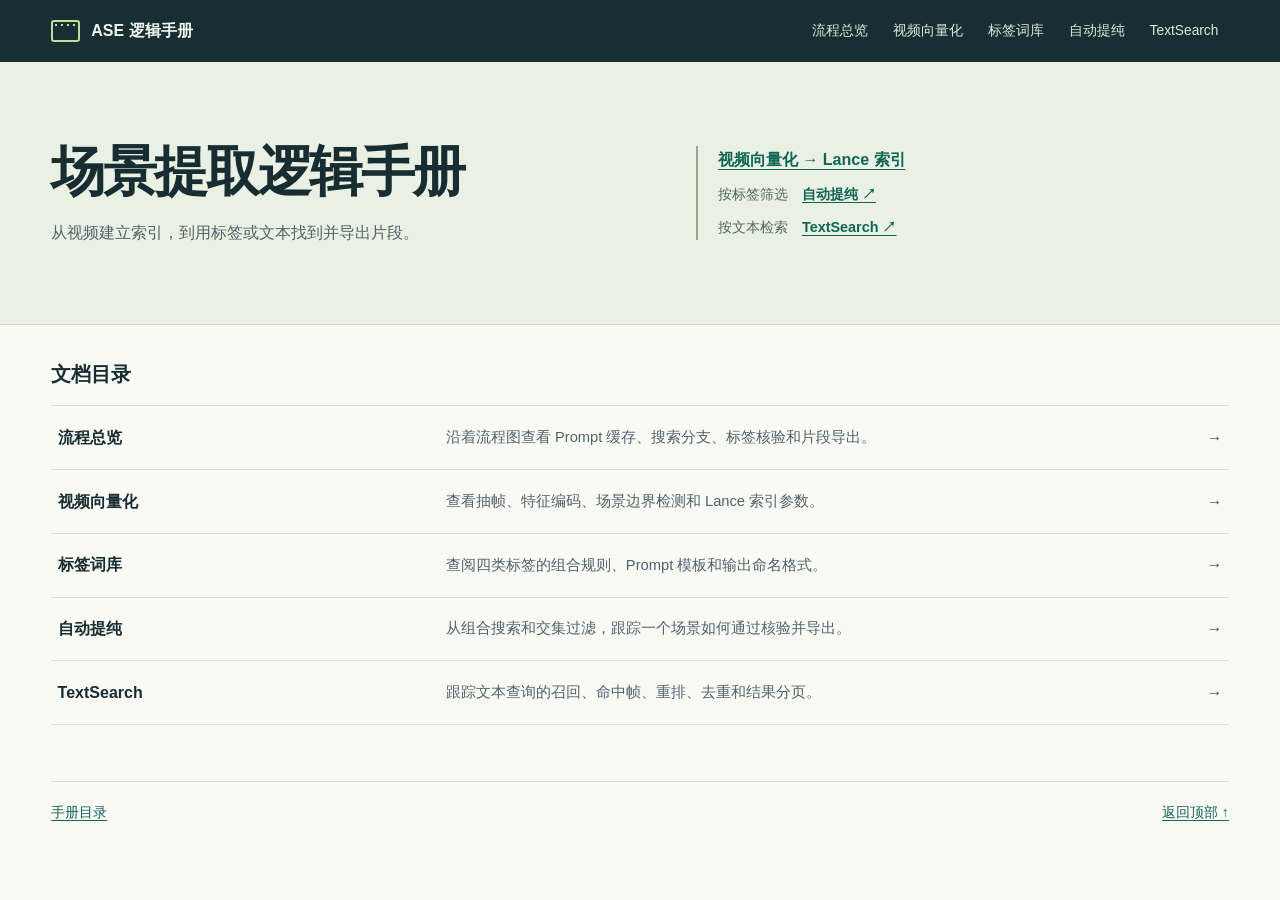
<file: logic_explanation/index.html>
<!doctype html>
<html lang="zh-CN">
<head>
<meta charset="utf-8">
<meta name="viewport" content="width=device-width, initial-scale=1">
<title>文档目录 · ASE 逻辑手册</title>
<link rel="stylesheet" href="handbook.css">
</head>
<body id="top">
<a class="skip" href="#main">跳到正文</a>
<header class="mast"><div class="wrap"><a class="brand" href="index.html">ASE 逻辑手册</a><nav aria-label="手册文档"><a href="新标签模式执行流程图.html">流程总览</a><a href="视频向量化逻辑.html">视频向量化</a><a href="logic_keywords.html">标签词库</a><a href="自动提纯逻辑.html">自动提纯</a><a href="text_search执行逻辑.html">TextSearch</a></nav></div></header>
<main id="main">
<div class="cover"><div class="wrap"><div><h1>场景提取逻辑手册</h1>
<p class="subtitle">从视频建立索引，到用标签或文本找到并导出片段。</p></div>
<div class="map"><a href="视频向量化逻辑.html">视频向量化 → Lance 索引</a>
<div>按标签筛选　<a href="自动提纯逻辑.html">自动提纯 ↗</a></div>
<div>按文本检索　<a href="text_search执行逻辑.html">TextSearch ↗</a></div></div></div></div>
<section class="directory wrap"><h2>文档目录</h2>
<a class="chapter" href="新标签模式执行流程图.html"><strong>流程总览</strong><span>沿着流程图查看 Prompt 缓存、搜索分支、标签核验和片段导出。</span></a>
<a class="chapter" href="视频向量化逻辑.html"><strong>视频向量化</strong><span>查看抽帧、特征编码、场景边界检测和 Lance 索引参数。</span></a>
<a class="chapter" href="logic_keywords.html"><strong>标签词库</strong><span>查阅四类标签的组合规则、Prompt 模板和输出命名格式。</span></a>
<a class="chapter" href="自动提纯逻辑.html"><strong>自动提纯</strong><span>从组合搜索和交集过滤，跟踪一个场景如何通过核验并导出。</span></a>
<a class="chapter" href="text_search执行逻辑.html"><strong>TextSearch</strong><span>跟踪文本查询的召回、命中帧、重排、去重和结果分页。</span></a>
</section></main>
<footer class="foot wrap"><a href="index.html">手册目录</a><a href="#top">返回顶部 ↑</a></footer>
</body>
</html>
</file>
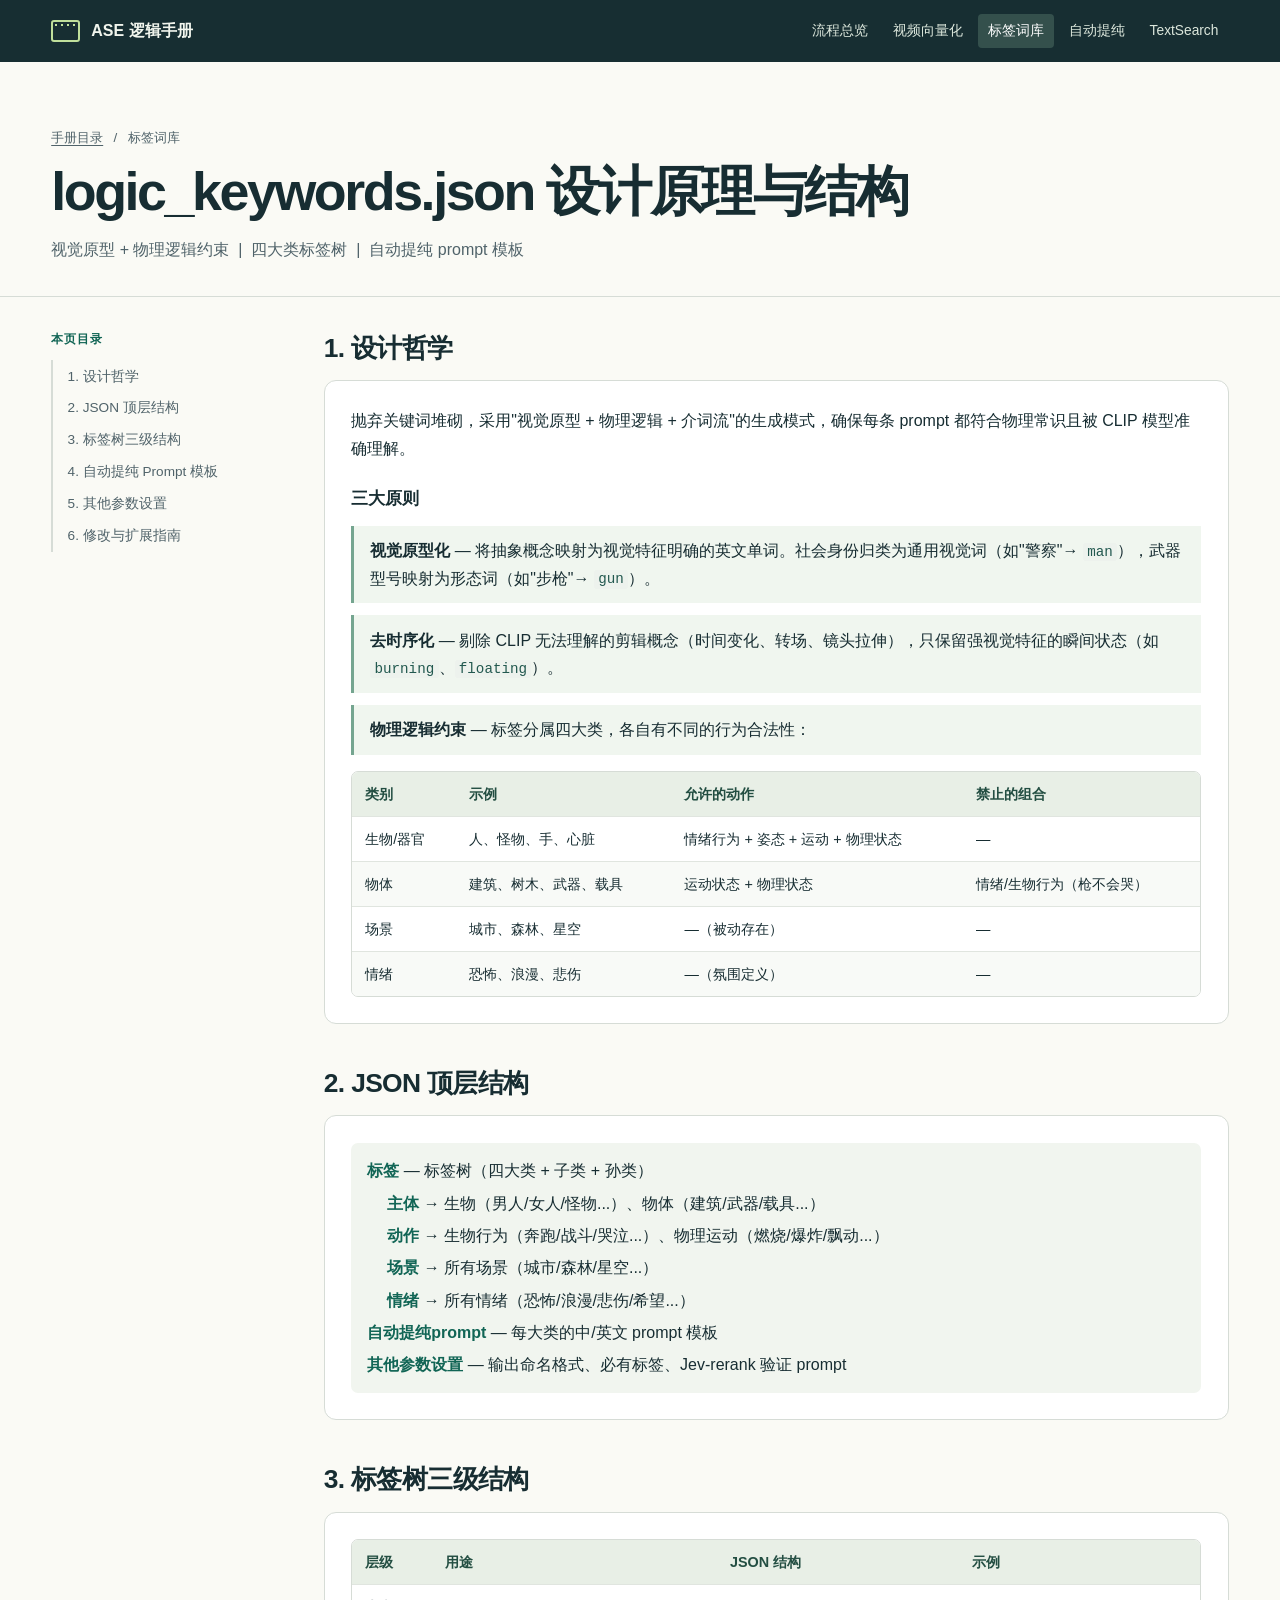
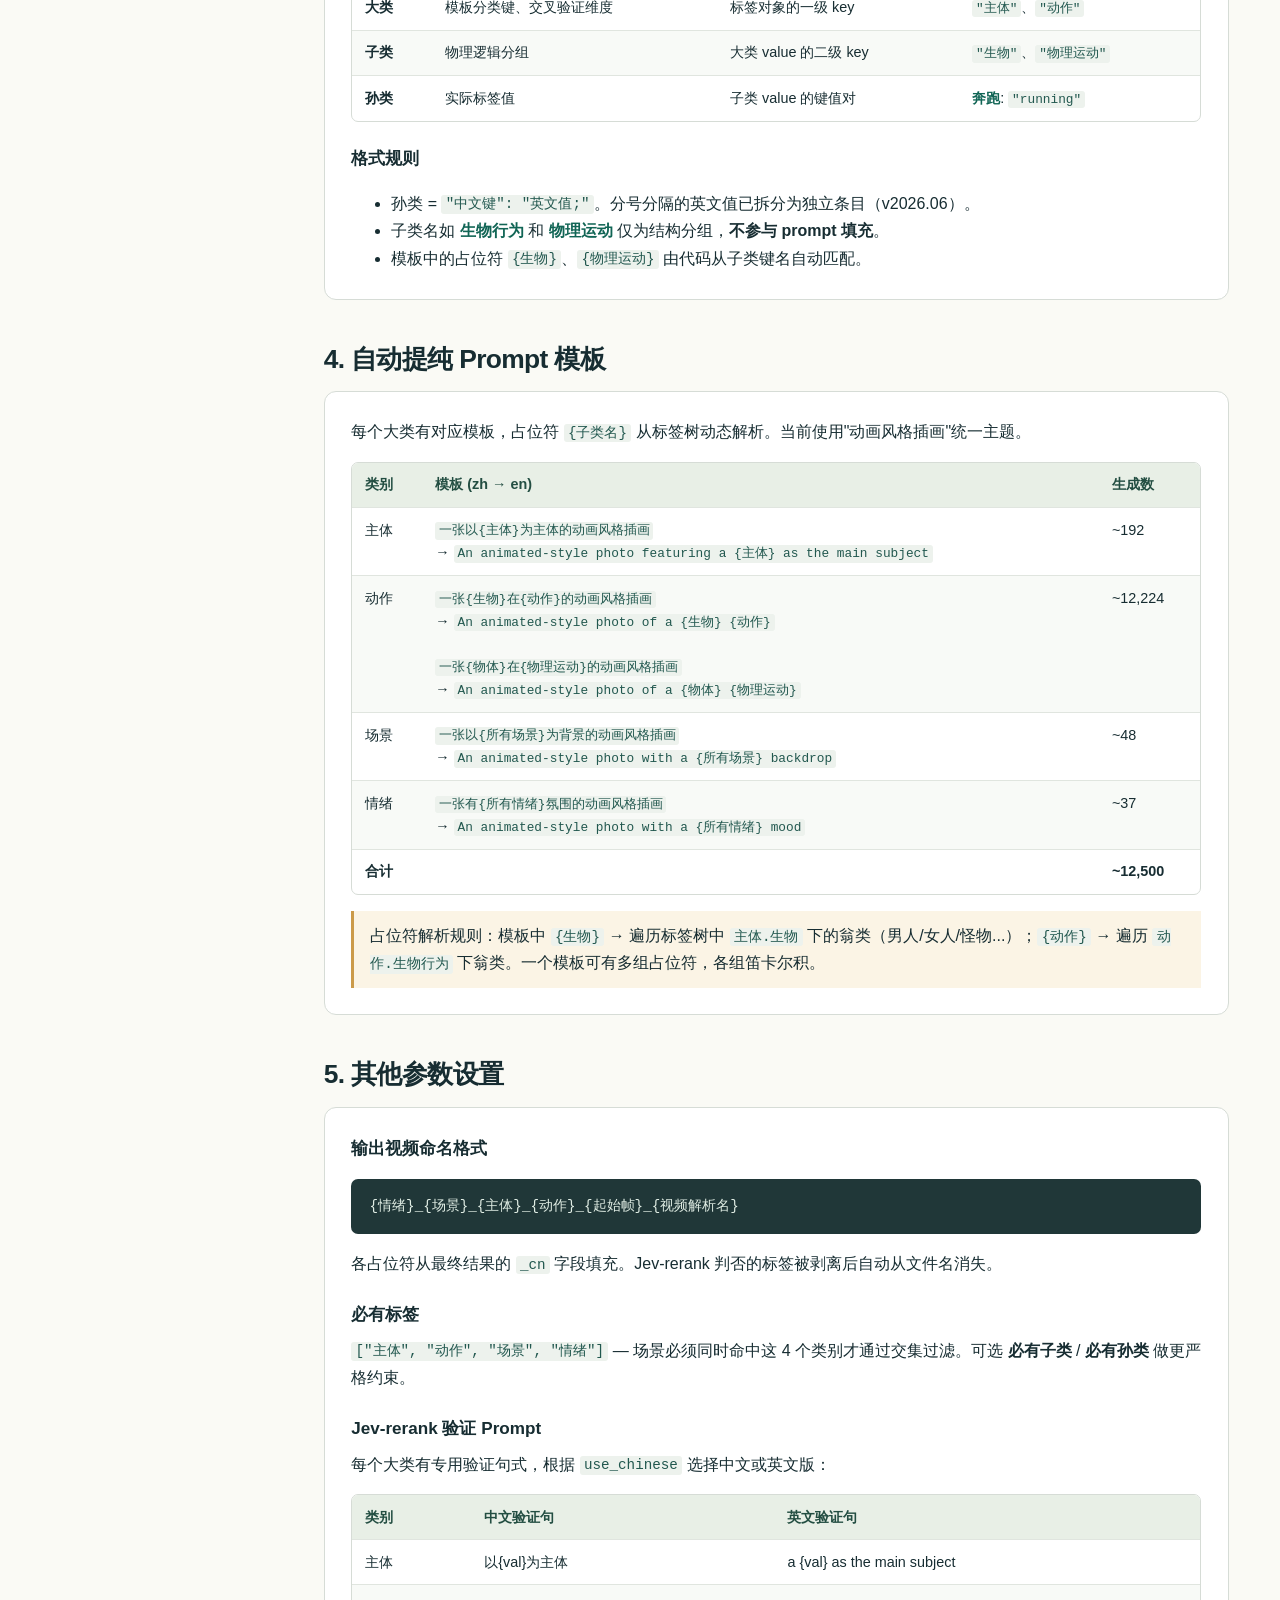
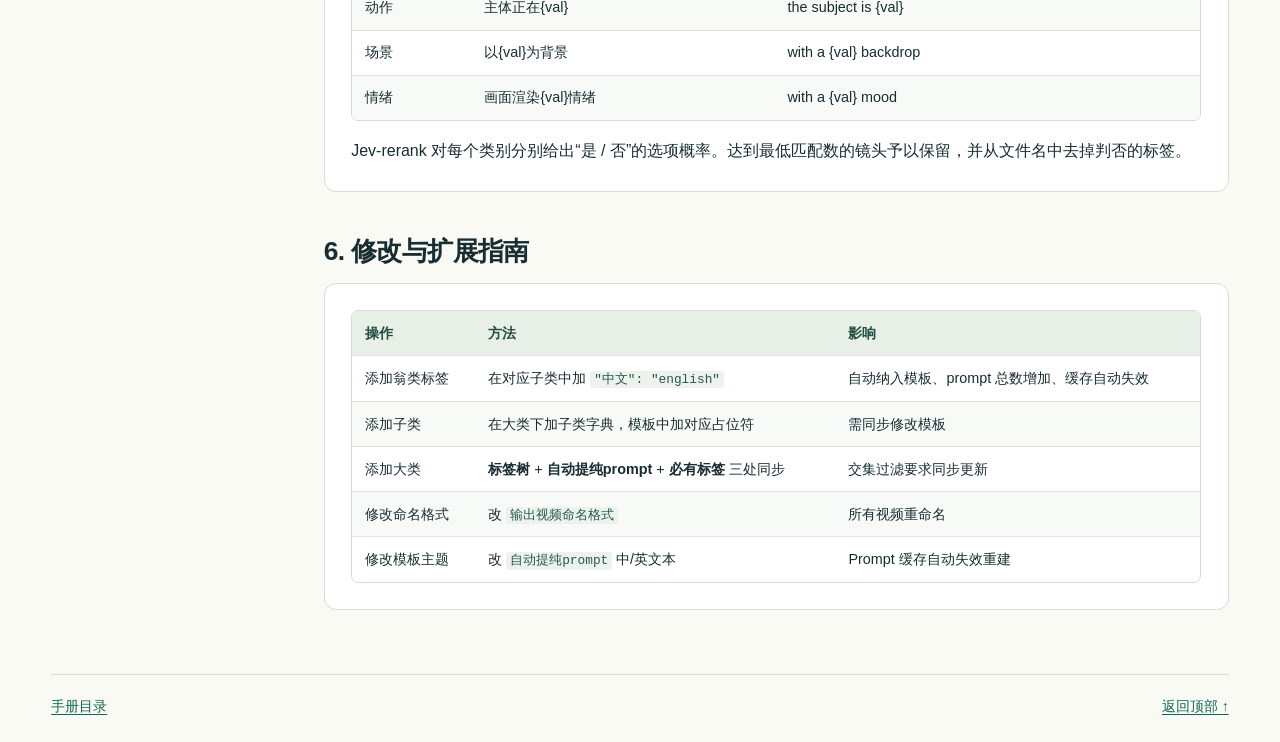
<file: logic_explanation/logic_keywords.html>
<!doctype html>
<html lang="zh-CN">
<head>
<meta charset="utf-8">
<meta name="viewport" content="width=device-width, initial-scale=1">
<title>logic_keywords.json 设计与结构 · ASE 逻辑手册</title>
<link rel="stylesheet" href="handbook.css">
</head>
<body id="top">
<a class="skip" href="#main">跳到正文</a>
<header class="mast"><div class="wrap"><a class="brand" href="index.html">ASE 逻辑手册</a><nav aria-label="手册文档"><a href="新标签模式执行流程图.html">流程总览</a><a href="视频向量化逻辑.html">视频向量化</a><a href="logic_keywords.html" aria-current="page">标签词库</a><a href="自动提纯逻辑.html">自动提纯</a><a href="text_search执行逻辑.html">TextSearch</a></nav></div></header>
<main id="main">
<div class="hero"><div class="wrap">
<div class="crumb"><a href="index.html">手册目录</a><span aria-hidden="true">/</span>标签词库</div>
<h1>logic_keywords.json 设计原理与结构</h1>
<p class="subtitle">视觉原型 + 物理逻辑约束  |  四大类标签树  |  自动提纯 prompt 模板</p>
</div></div>
<div class="reading wrap">
<nav aria-label="本页目录" class="toc"><span class="toc-title">本页目录</span><ol>
<li><a href="#section-1">1. 设计哲学</a></li>
<li><a href="#section-2">2. JSON 顶层结构</a></li>
<li><a href="#section-3">3. 标签树三级结构</a></li>
<li><a href="#section-4">4. 自动提纯 Prompt 模板</a></li>
<li><a href="#section-5">5. 其他参数设置</a></li>
<li><a href="#section-6">6. 修改与扩展指南</a></li>
</ol></nav>
<details class="mobile-toc"><summary>本页目录</summary><nav aria-label="章节"><ol>
<li><a href="#section-1">1. 设计哲学</a></li>
<li><a href="#section-2">2. JSON 顶层结构</a></li>
<li><a href="#section-3">3. 标签树三级结构</a></li>
<li><a href="#section-4">4. 自动提纯 Prompt 模板</a></li>
<li><a href="#section-5">5. 其他参数设置</a></li>
<li><a href="#section-6">6. 修改与扩展指南</a></li>
</ol></nav></details>
<article><!-- ==================== 1. 设计哲学 ==================== -->
<h2 id="section-1">1. 设计哲学</h2>
<div class="card">
<p>抛弃关键词堆砌，采用"视觉原型 + 物理逻辑 + 介词流"的生成模式，确保每条 prompt 都符合物理常识且被 CLIP 模型准确理解。</p>
<h3>三大原则</h3>
<div class="principle"><b>视觉原型化</b> — 将抽象概念映射为视觉特征明确的英文单词。社会身份归类为通用视觉词（如"警察"→ <code>man</code>），武器型号映射为形态词（如"步枪"→ <code>gun</code>）。</div>
<div class="principle"><b>去时序化</b> — 剔除 CLIP 无法理解的剪辑概念（时间变化、转场、镜头拉伸），只保留强视觉特征的瞬间状态（如 <code>burning</code>、<code>floating</code>）。</div>
<div class="principle"><b>物理逻辑约束</b> — 标签分属四大类，各自有不同的行为合法性：</div>
<div aria-label="1. 设计哲学 数据表" class="table-wrap" role="region" tabindex="0"><table>
<tr><th scope="col">类别</th><th scope="col">示例</th><th scope="col">允许的动作</th><th scope="col">禁止的组合</th></tr>
<tr><td>生物/器官</td><td>人、怪物、手、心脏</td><td>情绪行为 + 姿态 + 运动 + 物理状态</td><td>—</td></tr>
<tr><td>物体</td><td>建筑、树木、武器、载具</td><td>运动状态 + 物理状态</td><td>情绪/生物行为（枪不会哭）</td></tr>
<tr><td>场景</td><td>城市、森林、星空</td><td>—（被动存在）</td><td>—</td></tr>
<tr><td>情绪</td><td>恐怖、浪漫、悲伤</td><td>—（氛围定义）</td><td>—</td></tr>
</table></div>
</div>
<!-- ==================== 2. JSON 结构 ==================== -->
<h2 id="section-2">2. JSON 顶层结构</h2>
<div class="card">
<div class="tree">
<div class="tree-item"><span class="tree-label">标签</span> — 标签树（四大类 + 子类 + 孙类）</div>
<div class="tree-item" style="margin-left:20px;"><span class="tree-label">主体</span><span class="tree-desc"> → 生物（男人/女人/怪物...）、物体（建筑/武器/载具...）</span></div>
<div class="tree-item" style="margin-left:20px;"><span class="tree-label">动作</span><span class="tree-desc"> → 生物行为（奔跑/战斗/哭泣...）、物理运动（燃烧/爆炸/飘动...）</span></div>
<div class="tree-item" style="margin-left:20px;"><span class="tree-label">场景</span><span class="tree-desc"> → 所有场景（城市/森林/星空...）</span></div>
<div class="tree-item" style="margin-left:20px;"><span class="tree-label">情绪</span><span class="tree-desc"> → 所有情绪（恐怖/浪漫/悲伤/希望...）</span></div>
<div class="tree-item"><span class="tree-label">自动提纯prompt</span> — 每大类的中/英文 prompt 模板</div>
<div class="tree-item"><span class="tree-label">其他参数设置</span> — 输出命名格式、必有标签、Jev-rerank 验证 prompt</div>
</div>
</div>
<!-- ==================== 3. 标签树详解 ==================== -->
<h2 id="section-3">3. 标签树三级结构</h2>
<div class="card">
<div aria-label="3. 标签树三级结构 数据表" class="table-wrap" role="region" tabindex="0"><table>
<tr><th scope="col">层级</th><th scope="col">用途</th><th scope="col">JSON 结构</th><th scope="col">示例</th></tr>
<tr><td><b>大类</b></td><td>模板分类键、交叉验证维度</td><td>标签对象的一级 key</td><td><code>"主体"</code>、<code>"动作"</code></td></tr>
<tr><td><b>子类</b></td><td>物理逻辑分组</td><td>大类 value 的二级 key</td><td><code>"生物"</code>、<code>"物理运动"</code></td></tr>
<tr><td><b>孙类</b></td><td>实际标签值</td><td>子类 value 的键值对</td><td><span class="key">奔跑</span>: <code>"running"</code></td></tr>
</table></div>
<h3>格式规则</h3>
<ul>
<li>孙类 = <code>"中文键": "英文值;"</code>。分号分隔的英文值已拆分为独立条目（v2026.06）。</li>
<li>子类名如 <span class="key">生物行为</span> 和 <span class="key">物理运动</span> 仅为结构分组，<b>不参与 prompt 填充</b>。</li>
<li>模板中的占位符 <code>{生物}</code>、<code>{物理运动}</code> 由代码从子类键名自动匹配。</li>
</ul>
</div>
<!-- ==================== 4. 自动提纯模板 ==================== -->
<h2 id="section-4">4. 自动提纯 Prompt 模板</h2>
<div class="card">
<p>每个大类有对应模板，占位符 <code>{子类名}</code> 从标签树动态解析。当前使用"动画风格插画"统一主题。</p>
<div aria-label="4. 自动提纯 Prompt 模板 数据表" class="table-wrap" role="region" tabindex="0"><table>
<tr><th scope="col">类别</th><th scope="col">模板 (zh → en)</th><th scope="col">生成数</th></tr>
<tr>
<td>主体</td>
<td><code>一张以{主体}为主体的动画风格插画</code><br/>→ <code>An animated-style photo featuring a {主体} as the main subject</code></td>
<td>~192</td>
</tr>
<tr>
<td>动作</td>
<td><code>一张{生物}在{动作}的动画风格插画</code><br/>→ <code>An animated-style photo of a {生物} {动作}</code><br/><br/><code>一张{物体}在{物理运动}的动画风格插画</code><br/>→ <code>An animated-style photo of a {物体} {物理运动}</code></td>
<td>~12,224</td>
</tr>
<tr>
<td>场景</td>
<td><code>一张以{所有场景}为背景的动画风格插画</code><br/>→ <code>An animated-style photo with a {所有场景} backdrop</code></td>
<td>~48</td>
</tr>
<tr>
<td>情绪</td>
<td><code>一张有{所有情绪}氛围的动画风格插画</code><br/>→ <code>An animated-style photo with a {所有情绪} mood</code></td>
<td>~37</td>
</tr>
<tr><td><b>合计</b></td><td></td><td><b>~12,500</b></td></tr>
</table></div>
<div class="note">占位符解析规则：模板中 <code>{生物}</code> → 遍历标签树中 <code>主体.生物</code> 下的翁类（男人/女人/怪物...）；<code>{动作}</code> → 遍历 <code>动作.生物行为</code> 下翁类。一个模板可有多组占位符，各组笛卡尔积。</div>
</div>
<!-- ==================== 5. 其他参数 ==================== -->
<h2 id="section-5">5. 其他参数设置</h2>
<div class="card">
<h3>输出视频命名格式</h3>
<pre>{情绪}_{场景}_{主体}_{动作}_{起始帧}_{视频解析名}</pre>
<p>各占位符从最终结果的 <code>_cn</code> 字段填充。Jev-rerank 判否的标签被剥离后自动从文件名消失。</p>
<h3>必有标签</h3>
<p><code>["主体", "动作", "场景", "情绪"]</code> — 场景必须同时命中这 4 个类别才通过交集过滤。可选 <b>必有子类</b> / <b>必有孙类</b> 做更严格约束。</p>
<h3>Jev-rerank 验证 Prompt</h3>
<p>每个大类有专用验证句式，根据 <code>use_chinese</code> 选择中文或英文版：</p>
<div aria-label="5. 其他参数设置 数据表" class="table-wrap" role="region" tabindex="0"><table>
<tr><th scope="col">类别</th><th scope="col">中文验证句</th><th scope="col">英文验证句</th></tr>
<tr><td>主体</td><td>以{val}为主体</td><td>a {val} as the main subject</td></tr>
<tr><td>动作</td><td>主体正在{val}</td><td>the subject is {val}</td></tr>
<tr><td>场景</td><td>以{val}为背景</td><td>with a {val} backdrop</td></tr>
<tr><td>情绪</td><td>画面渲染{val}情绪</td><td>with a {val} mood</td></tr>
</table></div>
<p>Jev-rerank 对每个类别分别给出“是 / 否”的选项概率。达到最低匹配数的镜头予以保留，并从文件名中去掉判否的标签。</p>
</div>
<!-- ==================== 6. 修改指南 ==================== -->
<h2 id="section-6">6. 修改与扩展指南</h2>
<div class="card">
<div aria-label="6. 修改与扩展指南 数据表" class="table-wrap" role="region" tabindex="0"><table>
<tr><th scope="col">操作</th><th scope="col">方法</th><th scope="col">影响</th></tr>
<tr>
<td>添加翁类标签</td>
<td>在对应子类中加 <code>"中文": "english"</code></td>
<td>自动纳入模板、prompt 总数增加、缓存自动失效</td>
</tr>
<tr>
<td>添加子类</td>
<td>在大类下加子类字典，模板中加对应占位符</td>
<td>需同步修改模板</td>
</tr>
<tr>
<td>添加大类</td>
<td><b>标签树</b> + <b>自动提纯prompt</b> + <b>必有标签</b> 三处同步</td>
<td>交集过滤要求同步更新</td>
</tr>
<tr>
<td>修改命名格式</td>
<td>改 <code>输出视频命名格式</code></td>
<td>所有视频重命名</td>
</tr>
<tr>
<td>修改模板主题</td>
<td>改 <code>自动提纯prompt</code> 中/英文本</td>
<td>Prompt 缓存自动失效重建</td>
</tr>
</table></div>
</div></article>
</div></main>
<footer class="foot wrap"><a href="index.html">手册目录</a><a href="#top">返回顶部 ↑</a></footer>
</body>
</html>
</file>
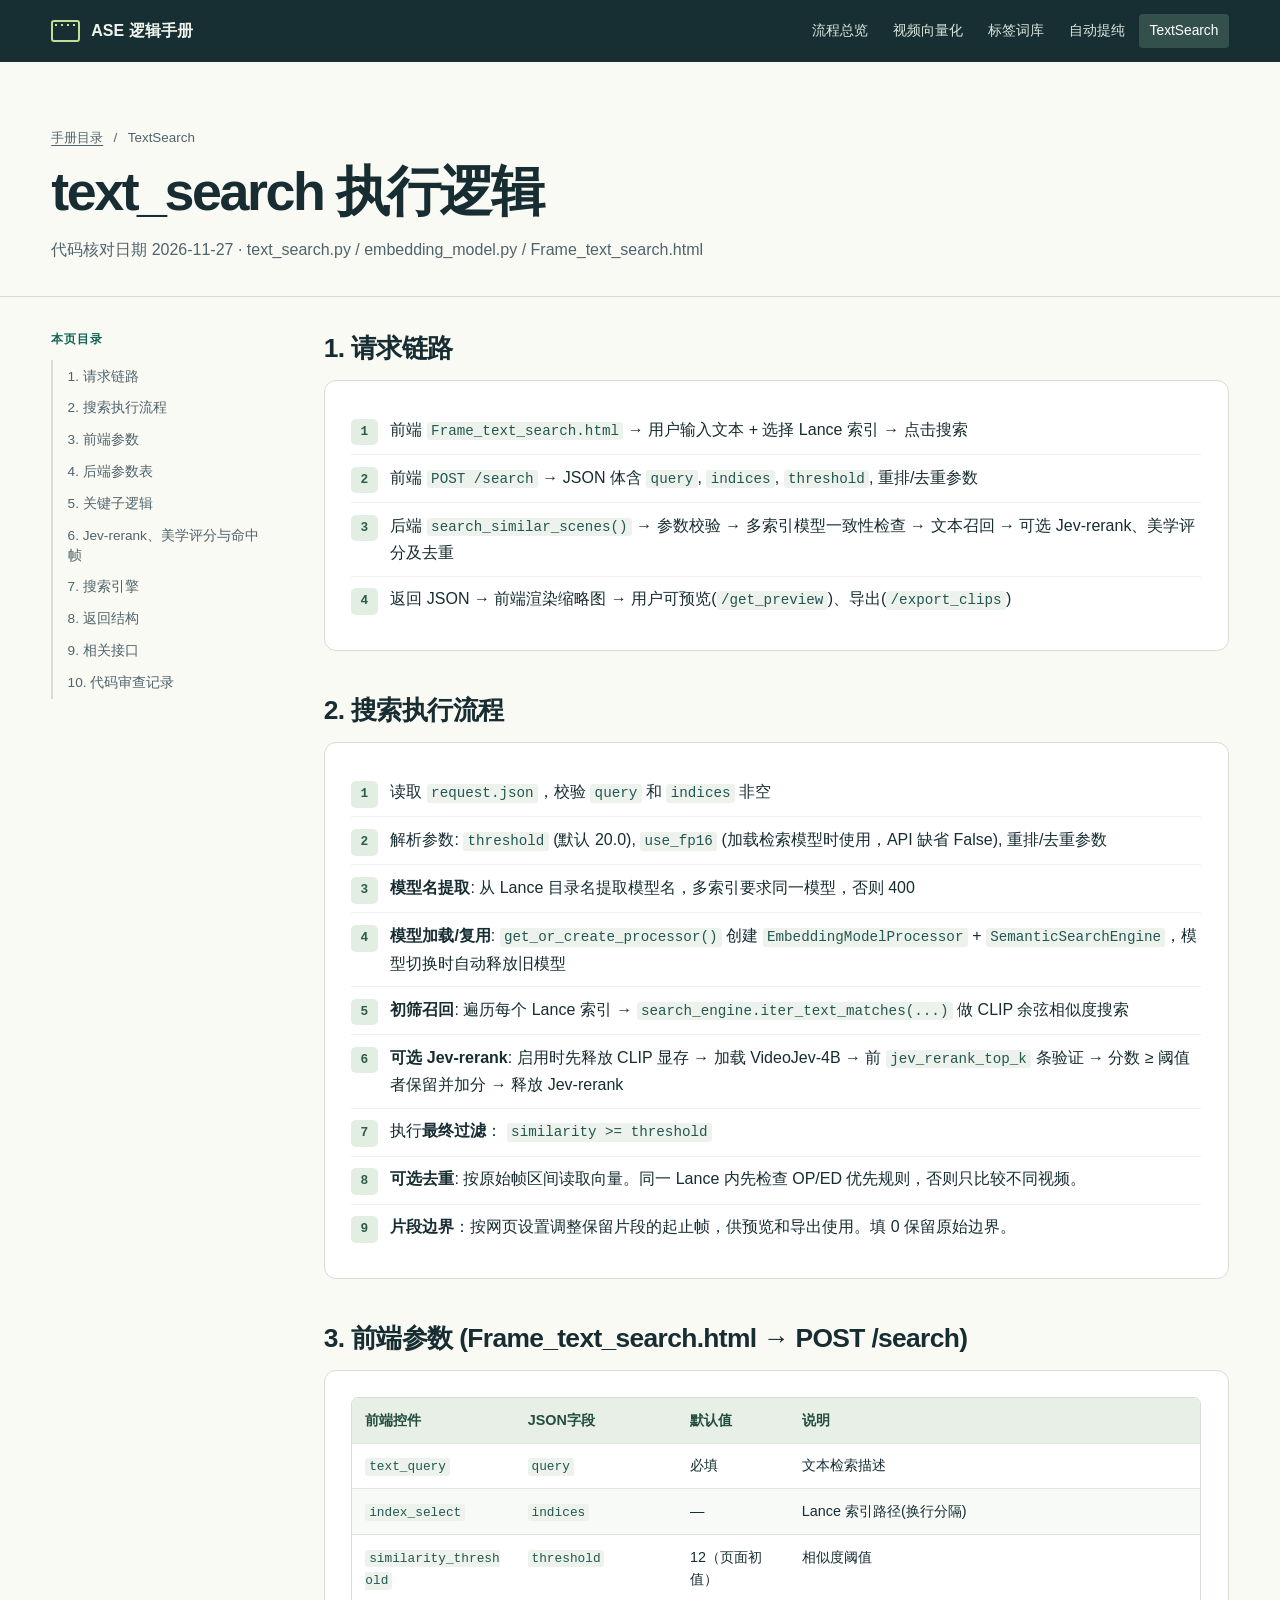
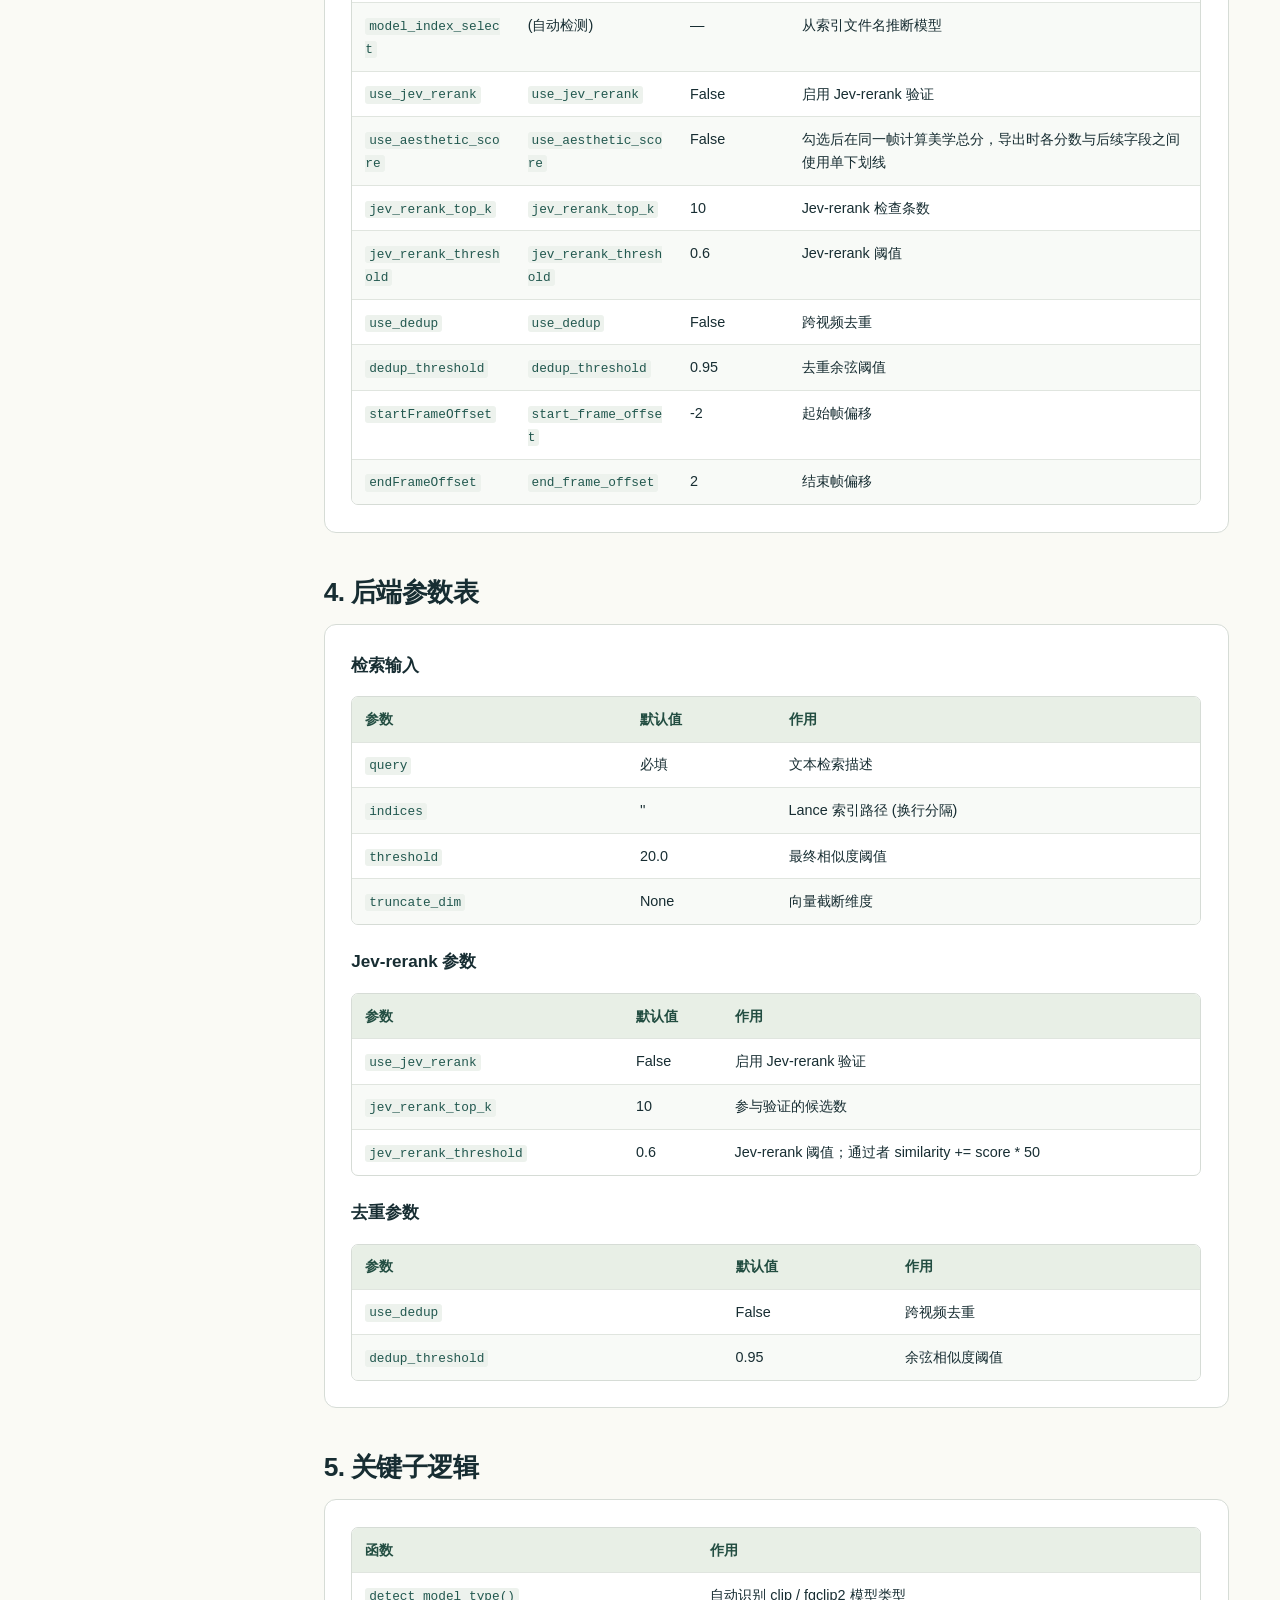
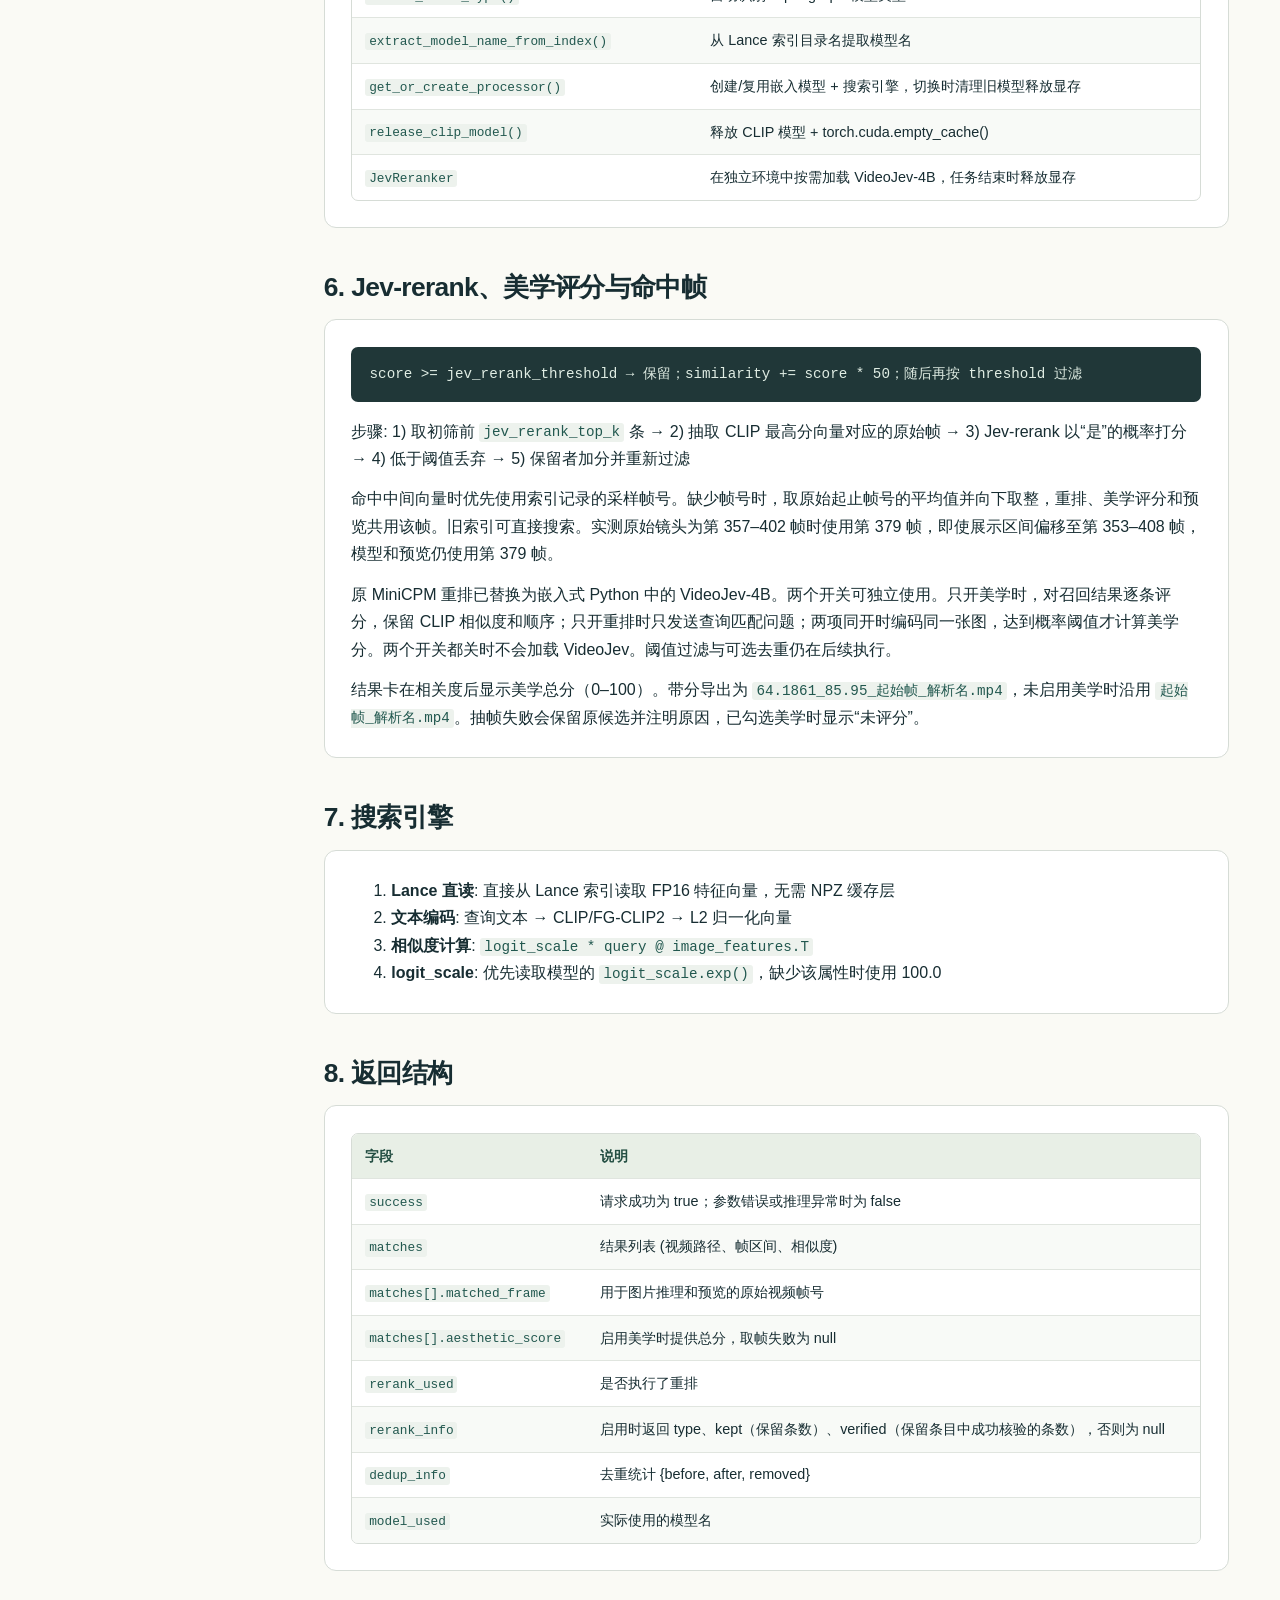
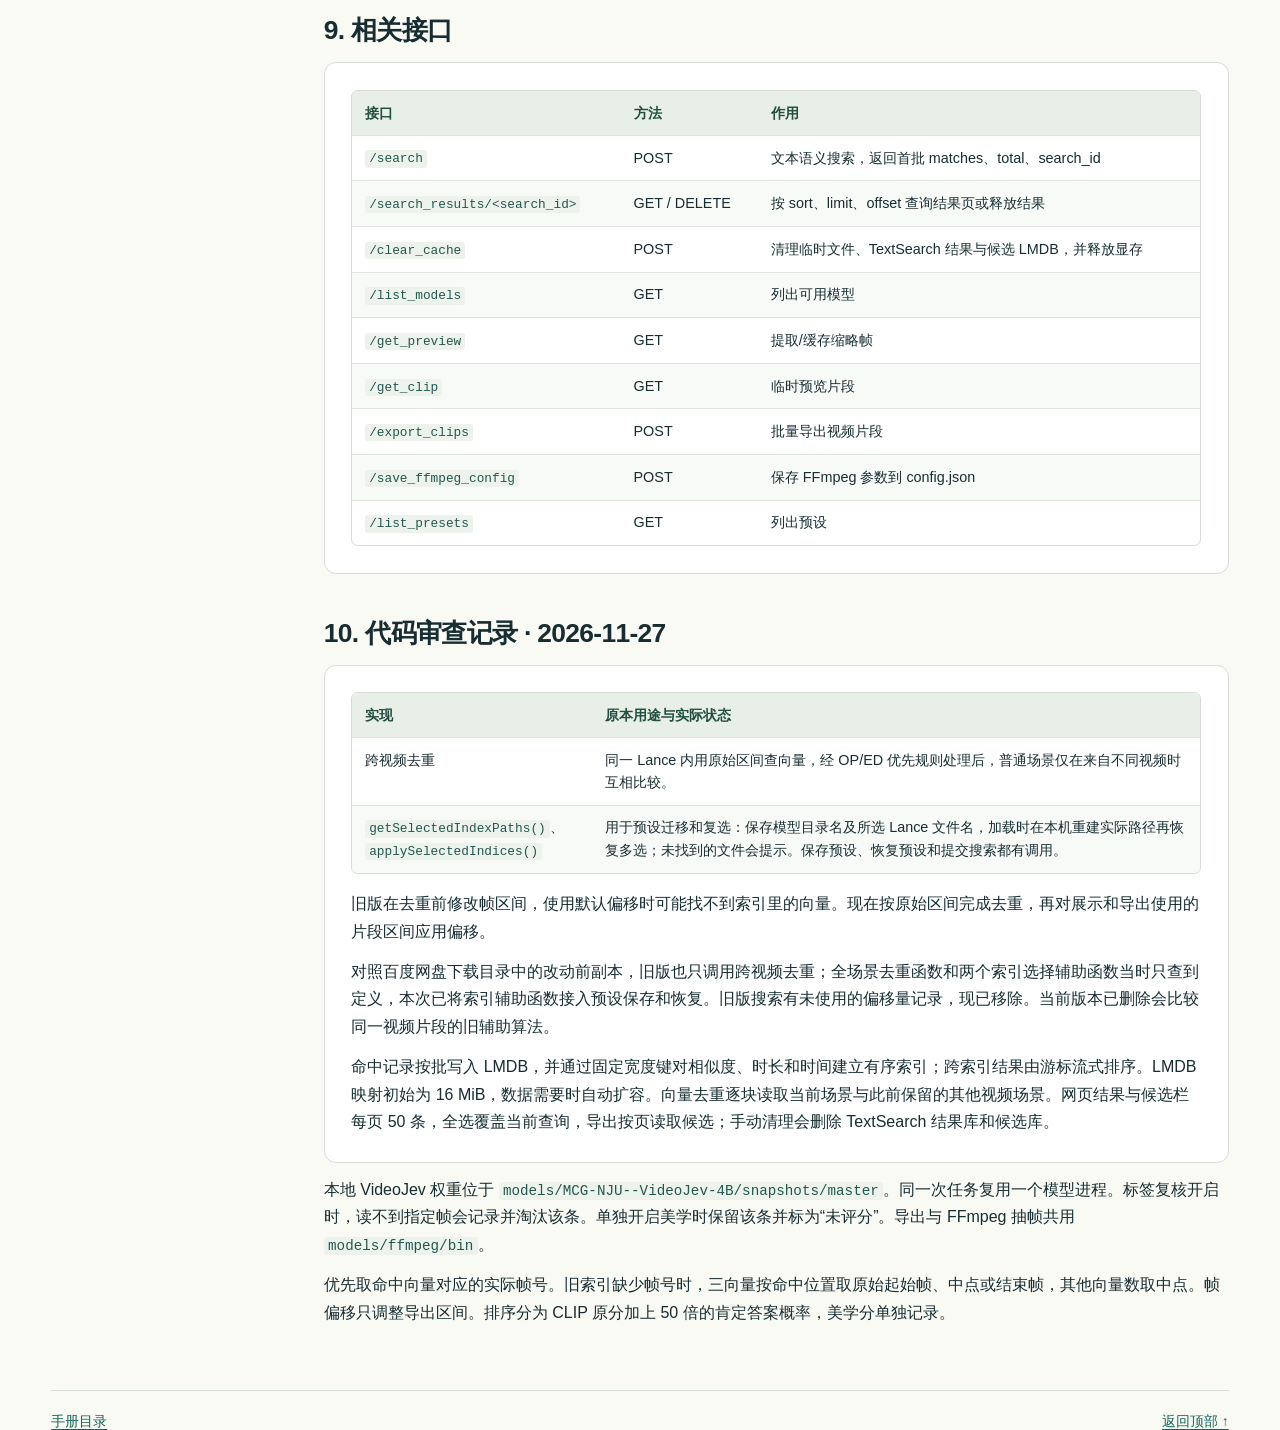
<file: logic_explanation/text_search执行逻辑.html>
<!doctype html>
<html lang="zh-CN">
<head>
<meta charset="utf-8">
<meta name="viewport" content="width=device-width, initial-scale=1">
<title>text_search 执行逻辑 · ASE 逻辑手册</title>
<link rel="stylesheet" href="handbook.css">
</head>
<body id="top">
<a class="skip" href="#main">跳到正文</a>
<header class="mast"><div class="wrap"><a class="brand" href="index.html">ASE 逻辑手册</a><nav aria-label="手册文档"><a href="新标签模式执行流程图.html">流程总览</a><a href="视频向量化逻辑.html">视频向量化</a><a href="logic_keywords.html">标签词库</a><a href="自动提纯逻辑.html">自动提纯</a><a href="text_search执行逻辑.html" aria-current="page">TextSearch</a></nav></div></header>
<main id="main">
<div class="hero"><div class="wrap">
<div class="crumb"><a href="index.html">手册目录</a><span aria-hidden="true">/</span>TextSearch</div>
<h1>text_search 执行逻辑</h1>
<p class="subtitle">代码核对日期 2026-11-27 · text_search.py / embedding_model.py / Frame_text_search.html</p>
</div></div>
<div class="reading wrap">
<nav aria-label="本页目录" class="toc"><span class="toc-title">本页目录</span><ol>
<li><a href="#section-1">1. 请求链路</a></li>
<li><a href="#section-2">2. 搜索执行流程</a></li>
<li><a href="#section-3">3. 前端参数</a></li>
<li><a href="#section-4">4. 后端参数表</a></li>
<li><a href="#section-5">5. 关键子逻辑</a></li>
<li><a href="#section-6">6. Jev-rerank、美学评分与命中帧</a></li>
<li><a href="#section-7">7. 搜索引擎</a></li>
<li><a href="#section-8">8. 返回结构</a></li>
<li><a href="#section-9">9. 相关接口</a></li>
<li><a href="#section-10">10. 代码审查记录</a></li>
</ol></nav>
<details class="mobile-toc"><summary>本页目录</summary><nav aria-label="章节"><ol>
<li><a href="#section-1">1. 请求链路</a></li>
<li><a href="#section-2">2. 搜索执行流程</a></li>
<li><a href="#section-3">3. 前端参数</a></li>
<li><a href="#section-4">4. 后端参数表</a></li>
<li><a href="#section-5">5. 关键子逻辑</a></li>
<li><a href="#section-6">6. Jev-rerank、美学评分与命中帧</a></li>
<li><a href="#section-7">7. 搜索引擎</a></li>
<li><a href="#section-8">8. 返回结构</a></li>
<li><a href="#section-9">9. 相关接口</a></li>
<li><a href="#section-10">10. 代码审查记录</a></li>
</ol></nav></details>
<article><h2 id="section-1">1. 请求链路</h2>
<div class="card">
<div class="step"><div class="step-num">1</div><div class="step-text">前端 <code>Frame_text_search.html</code> → 用户输入文本 + 选择 Lance 索引 → 点击搜索</div></div>
<div class="step"><div class="step-num">2</div><div class="step-text">前端 <code>POST /search</code> → JSON 体含 <code>query</code>, <code>indices</code>, <code>threshold</code>, 重排/去重参数</div></div>
<div class="step"><div class="step-num">3</div><div class="step-text">后端 <code>search_similar_scenes()</code> → 参数校验 → 多索引模型一致性检查 → 文本召回 → 可选 Jev-rerank、美学评分及去重</div></div>
<div class="step"><div class="step-num">4</div><div class="step-text">返回 JSON → 前端渲染缩略图 → 用户可预览(<code>/get_preview</code>)、导出(<code>/export_clips</code>)</div></div>
</div>
<h2 id="section-2">2. 搜索执行流程</h2>
<div class="card">
<div class="step"><div class="step-num">1</div><div class="step-text">读取 <code>request.json</code>，校验 <code>query</code> 和 <code>indices</code> 非空</div></div>
<div class="step"><div class="step-num">2</div><div class="step-text">解析参数: <code>threshold</code> (默认 20.0), <code>use_fp16</code> (加载检索模型时使用，API 缺省 False), 重排/去重参数</div></div>
<div class="step"><div class="step-num">3</div><div class="step-text"><b>模型名提取</b>: 从 Lance 目录名提取模型名，多索引要求同一模型，否则 400</div></div>
<div class="step"><div class="step-num">4</div><div class="step-text"><b>模型加载/复用</b>: <code>get_or_create_processor()</code> 创建 <code>EmbeddingModelProcessor</code> + <code>SemanticSearchEngine</code>，模型切换时自动释放旧模型</div></div>
<div class="step"><div class="step-num">5</div><div class="step-text"><b>初筛召回</b>: 遍历每个 Lance 索引 → <code>search_engine.iter_text_matches(...)</code> 做 CLIP 余弦相似度搜索</div></div>
<div class="step"><div class="step-num">6</div><div class="step-text"><b>可选 Jev-rerank</b>: 启用时先释放 CLIP 显存 → 加载 VideoJev-4B → 前 <code>jev_rerank_top_k</code> 条验证 → 分数 ≥ 阈值者保留并加分 → 释放 Jev-rerank</div></div>
<div class="step"><div class="step-num">7</div><div class="step-text">执行<b>最终过滤</b>： <code>similarity &gt;= threshold</code></div></div>
<div class="step"><div class="step-num">8</div><div class="step-text"><b>可选去重</b>: 按原始帧区间读取向量。同一 Lance 内先检查 OP/ED 优先规则，否则只比较不同视频。</div></div>
<div class="step"><div class="step-num">9</div><div class="step-text"><b>片段边界</b>：按网页设置调整保留片段的起止帧，供预览和导出使用。填 0 保留原始边界。</div></div>
</div>
<h2 id="section-3">3. 前端参数 (Frame_text_search.html → POST /search)</h2>
<div class="card">
<div aria-label="3. 前端参数 (Frame_text_search.html → POST /search) 数据表" class="table-wrap" role="region" tabindex="0"><table>
<tr><th scope="col">前端控件</th><th scope="col">JSON字段</th><th scope="col">默认值</th><th scope="col">说明</th></tr>
<tr><td><code>text_query</code></td><td><code>query</code></td><td>必填</td><td>文本检索描述</td></tr>
<tr><td><code>index_select</code></td><td><code>indices</code></td><td>—</td><td>Lance 索引路径(换行分隔)</td></tr>
<tr><td><code>similarity_threshold</code></td><td><code>threshold</code></td><td>12（页面初值）</td><td>相似度阈值</td></tr>
<tr><td><code>model_index_select</code></td><td>(自动检测)</td><td>—</td><td>从索引文件名推断模型</td></tr>
<tr><td><code>use_jev_rerank</code></td><td><code>use_jev_rerank</code></td><td>False</td><td>启用 Jev-rerank 验证</td></tr>
<tr><td><code>use_aesthetic_score</code></td><td><code>use_aesthetic_score</code></td><td>False</td><td>勾选后在同一帧计算美学总分，导出时各分数与后续字段之间使用单下划线</td></tr>
<tr><td><code>jev_rerank_top_k</code></td><td><code>jev_rerank_top_k</code></td><td>10</td><td>Jev-rerank 检查条数</td></tr>
<tr><td><code>jev_rerank_threshold</code></td><td><code>jev_rerank_threshold</code></td><td>0.6</td><td>Jev-rerank 阈值</td></tr>
<tr><td><code>use_dedup</code></td><td><code>use_dedup</code></td><td>False</td><td>跨视频去重</td></tr>
<tr><td><code>dedup_threshold</code></td><td><code>dedup_threshold</code></td><td>0.95</td><td>去重余弦阈值</td></tr>
<tr><td><code>startFrameOffset</code></td><td><code>start_frame_offset</code></td><td>-2</td><td>起始帧偏移</td></tr>
<tr><td><code>endFrameOffset</code></td><td><code>end_frame_offset</code></td><td>2</td><td>结束帧偏移</td></tr>
</table></div>
</div>
<h2 id="section-4">4. 后端参数表</h2>
<div class="card">
<h3>检索输入</h3>
<div aria-label="4. 后端参数表 数据表" class="table-wrap" role="region" tabindex="0"><table>
<tr><th scope="col">参数</th><th scope="col">默认值</th><th scope="col">作用</th></tr>
<tr><td><code>query</code></td><td>必填</td><td>文本检索描述</td></tr>
<tr><td><code>indices</code></td><td>''</td><td>Lance 索引路径 (换行分隔)</td></tr>
<tr><td><code>threshold</code></td><td>20.0</td><td>最终相似度阈值</td></tr>
<tr><td><code>truncate_dim</code></td><td>None</td><td>向量截断维度</td></tr>
</table></div>
<h3>Jev-rerank 参数</h3>
<div aria-label="4. 后端参数表 数据表" class="table-wrap" role="region" tabindex="0"><table>
<tr><th scope="col">参数</th><th scope="col">默认值</th><th scope="col">作用</th></tr>
<tr><td><code>use_jev_rerank</code></td><td>False</td><td>启用 Jev-rerank 验证</td></tr>
<tr><td><code>jev_rerank_top_k</code></td><td>10</td><td>参与验证的候选数</td></tr>
<tr><td><code>jev_rerank_threshold</code></td><td>0.6</td><td>Jev-rerank 阈值；通过者 similarity += score * 50</td></tr>
</table></div>
<h3>去重参数</h3>
<div aria-label="4. 后端参数表 数据表" class="table-wrap" role="region" tabindex="0"><table>
<tr><th scope="col">参数</th><th scope="col">默认值</th><th scope="col">作用</th></tr>
<tr><td><code>use_dedup</code></td><td>False</td><td>跨视频去重</td></tr>
<tr><td><code>dedup_threshold</code></td><td>0.95</td><td>余弦相似度阈值</td></tr>
</table></div>
</div>
<h2 id="section-5">5. 关键子逻辑</h2>
<div class="card">
<div aria-label="5. 关键子逻辑 数据表" class="table-wrap" role="region" tabindex="0"><table>
<tr><th scope="col">函数</th><th scope="col">作用</th></tr>
<tr><td><code>detect_model_type()</code></td><td>自动识别 clip / fgclip2 模型类型</td></tr>
<tr><td><code>extract_model_name_from_index()</code></td><td>从 Lance 索引目录名提取模型名</td></tr>
<tr><td><code>get_or_create_processor()</code></td><td>创建/复用嵌入模型 + 搜索引擎，切换时清理旧模型释放显存</td></tr>
<tr><td><code>release_clip_model()</code></td><td>释放 CLIP 模型 + torch.cuda.empty_cache()</td></tr>
<tr><td><code>JevReranker</code></td><td>在独立环境中按需加载 VideoJev-4B，任务结束时释放显存</td></tr>
</table></div>
</div>
<h2 id="section-6">6. Jev-rerank、美学评分与命中帧</h2>
<div class="card">
<div class="flow">score &gt;= jev_rerank_threshold → 保留；similarity += score * 50；随后再按 threshold 过滤</div>
<p>步骤: 1) 取初筛前 <code>jev_rerank_top_k</code> 条 → 2) 抽取 CLIP 最高分向量对应的原始帧 → 3) Jev-rerank 以“是”的概率打分 → 4) 低于阈值丢弃 → 5) 保留者加分并重新过滤</p>
<p>命中中间向量时优先使用索引记录的采样帧号。缺少帧号时，取原始起止帧号的平均值并向下取整，重排、美学评分和预览共用该帧。旧索引可直接搜索。实测原始镜头为第 357–402 帧时使用第 379 帧，即使展示区间偏移至第 353–408 帧，模型和预览仍使用第 379 帧。</p>
<p>原 MiniCPM 重排已替换为嵌入式 Python 中的 VideoJev-4B。两个开关可独立使用。只开美学时，对召回结果逐条评分，保留 CLIP 相似度和顺序；只开重排时只发送查询匹配问题；两项同开时编码同一张图，达到概率阈值才计算美学分。两个开关都关时不会加载 VideoJev。阈值过滤与可选去重仍在后续执行。</p>
<p>结果卡在相关度后显示美学总分（0–100）。带分导出为 <code>64.1861_85.95_起始帧_解析名.mp4</code>，未启用美学时沿用 <code>起始帧_解析名.mp4</code>。抽帧失败会保留原候选并注明原因，已勾选美学时显示“未评分”。</p>
</div>
<h2 id="section-7">7. 搜索引擎</h2>
<div class="card">
<ol>
<li><b>Lance 直读</b>: 直接从 Lance 索引读取 FP16 特征向量，无需 NPZ 缓存层</li>
<li><b>文本编码</b>: 查询文本 → CLIP/FG-CLIP2 → L2 归一化向量</li>
<li><b>相似度计算</b>: <code>logit_scale * query @ image_features.T</code></li>
<li><b>logit_scale</b>: 优先读取模型的 <code>logit_scale.exp()</code>，缺少该属性时使用 100.0</li>
</ol>
</div>
<h2 id="section-8">8. 返回结构</h2>
<div class="card">
<div aria-label="8. 返回结构 数据表" class="table-wrap" role="region" tabindex="0"><table>
<tr><th scope="col">字段</th><th scope="col">说明</th></tr>
<tr><td><code>success</code></td><td>请求成功为 true；参数错误或推理异常时为 false</td></tr>
<tr><td><code>matches</code></td><td>结果列表 (视频路径、帧区间、相似度)</td></tr>
<tr><td><code>matches[].matched_frame</code></td><td>用于图片推理和预览的原始视频帧号</td></tr>
<tr><td><code>matches[].aesthetic_score</code></td><td>启用美学时提供总分，取帧失败为 null</td></tr>
<tr><td><code>rerank_used</code></td><td>是否执行了重排</td></tr>
<tr><td><code>rerank_info</code></td><td>启用时返回 type、kept（保留条数）、verified（保留条目中成功核验的条数），否则为 null</td></tr>
<tr><td><code>dedup_info</code></td><td>去重统计 {before, after, removed}</td></tr>
<tr><td><code>model_used</code></td><td>实际使用的模型名</td></tr>
</table></div>
</div>
<h2 id="section-9">9. 相关接口</h2>
<div class="card">
<div aria-label="9. 相关接口 数据表" class="table-wrap" role="region" tabindex="0"><table>
<tr><th scope="col">接口</th><th scope="col">方法</th><th scope="col">作用</th></tr>
<tr><td><code>/search</code></td><td>POST</td><td>文本语义搜索，返回首批 matches、total、search_id</td></tr>
<tr><td><code>/search_results/&lt;search_id&gt;</code></td><td>GET / DELETE</td><td>按 sort、limit、offset 查询结果页或释放结果</td></tr>
<tr><td><code>/clear_cache</code></td><td>POST</td><td>清理临时文件、TextSearch 结果与候选 LMDB，并释放显存</td></tr>
<tr><td><code>/list_models</code></td><td>GET</td><td>列出可用模型</td></tr>
<tr><td><code>/get_preview</code></td><td>GET</td><td>提取/缓存缩略帧</td></tr>
<tr><td><code>/get_clip</code></td><td>GET</td><td>临时预览片段</td></tr>
<tr><td><code>/export_clips</code></td><td>POST</td><td>批量导出视频片段</td></tr>
<tr><td><code>/save_ffmpeg_config</code></td><td>POST</td><td>保存 FFmpeg 参数到 config.json</td></tr>
<tr><td><code>/list_presets</code></td><td>GET</td><td>列出预设</td></tr>
</table></div>
</div>
<h2 id="section-10">10. 代码审查记录 · 2026-11-27</h2>
<div class="card">
<div aria-label="10. 代码审查记录 · 2026-11-27 数据表" class="table-wrap" role="region" tabindex="0"><table><tr><th scope="col">实现</th><th scope="col">原本用途与实际状态</th></tr>
<tr><td>跨视频去重</td><td>同一 Lance 内用原始区间查向量，经 OP/ED 优先规则处理后，普通场景仅在来自不同视频时互相比较。</td></tr>
<tr><td><code>getSelectedIndexPaths()</code>、<code>applySelectedIndices()</code></td><td>用于预设迁移和复选：保存模型目录名及所选 Lance 文件名，加载时在本机重建实际路径再恢复多选；未找到的文件会提示。保存预设、恢复预设和提交搜索都有调用。</td></tr>
</table></div>
<p>旧版在去重前修改帧区间，使用默认偏移时可能找不到索引里的向量。现在按原始区间完成去重，再对展示和导出使用的片段区间应用偏移。</p>
<p>对照百度网盘下载目录中的改动前副本，旧版也只调用跨视频去重；全场景去重函数和两个索引选择辅助函数当时只查到定义，本次已将索引辅助函数接入预设保存和恢复。旧版搜索有未使用的偏移量记录，现已移除。当前版本已删除会比较同一视频片段的旧辅助算法。</p>
<p>命中记录按批写入 LMDB，并通过固定宽度键对相似度、时长和时间建立有序索引；跨索引结果由游标流式排序。LMDB 映射初始为 16 MiB，数据需要时自动扩容。向量去重逐块读取当前场景与此前保留的其他视频场景。网页结果与候选栏每页 50 条，全选覆盖当前查询，导出按页读取候选；手动清理会删除 TextSearch 结果库和候选库。</p>
</div>

<p>本地 VideoJev 权重位于 <code>models/MCG-NJU--VideoJev-4B/snapshots/master</code>。同一次任务复用一个模型进程。标签复核开启时，读不到指定帧会记录并淘汰该条。单独开启美学时保留该条并标为“未评分”。导出与 FFmpeg 抽帧共用 <code>models/ffmpeg/bin</code>。</p>
<p>优先取命中向量对应的实际帧号。旧索引缺少帧号时，三向量按命中位置取原始起始帧、中点或结束帧，其他向量数取中点。帧偏移只调整导出区间。排序分为 CLIP 原分加上 50 倍的肯定答案概率，美学分单独记录。</p></article>
</div></main>
<footer class="foot wrap"><a href="index.html">手册目录</a><a href="#top">返回顶部 ↑</a></footer>
</body>
</html>
</file>
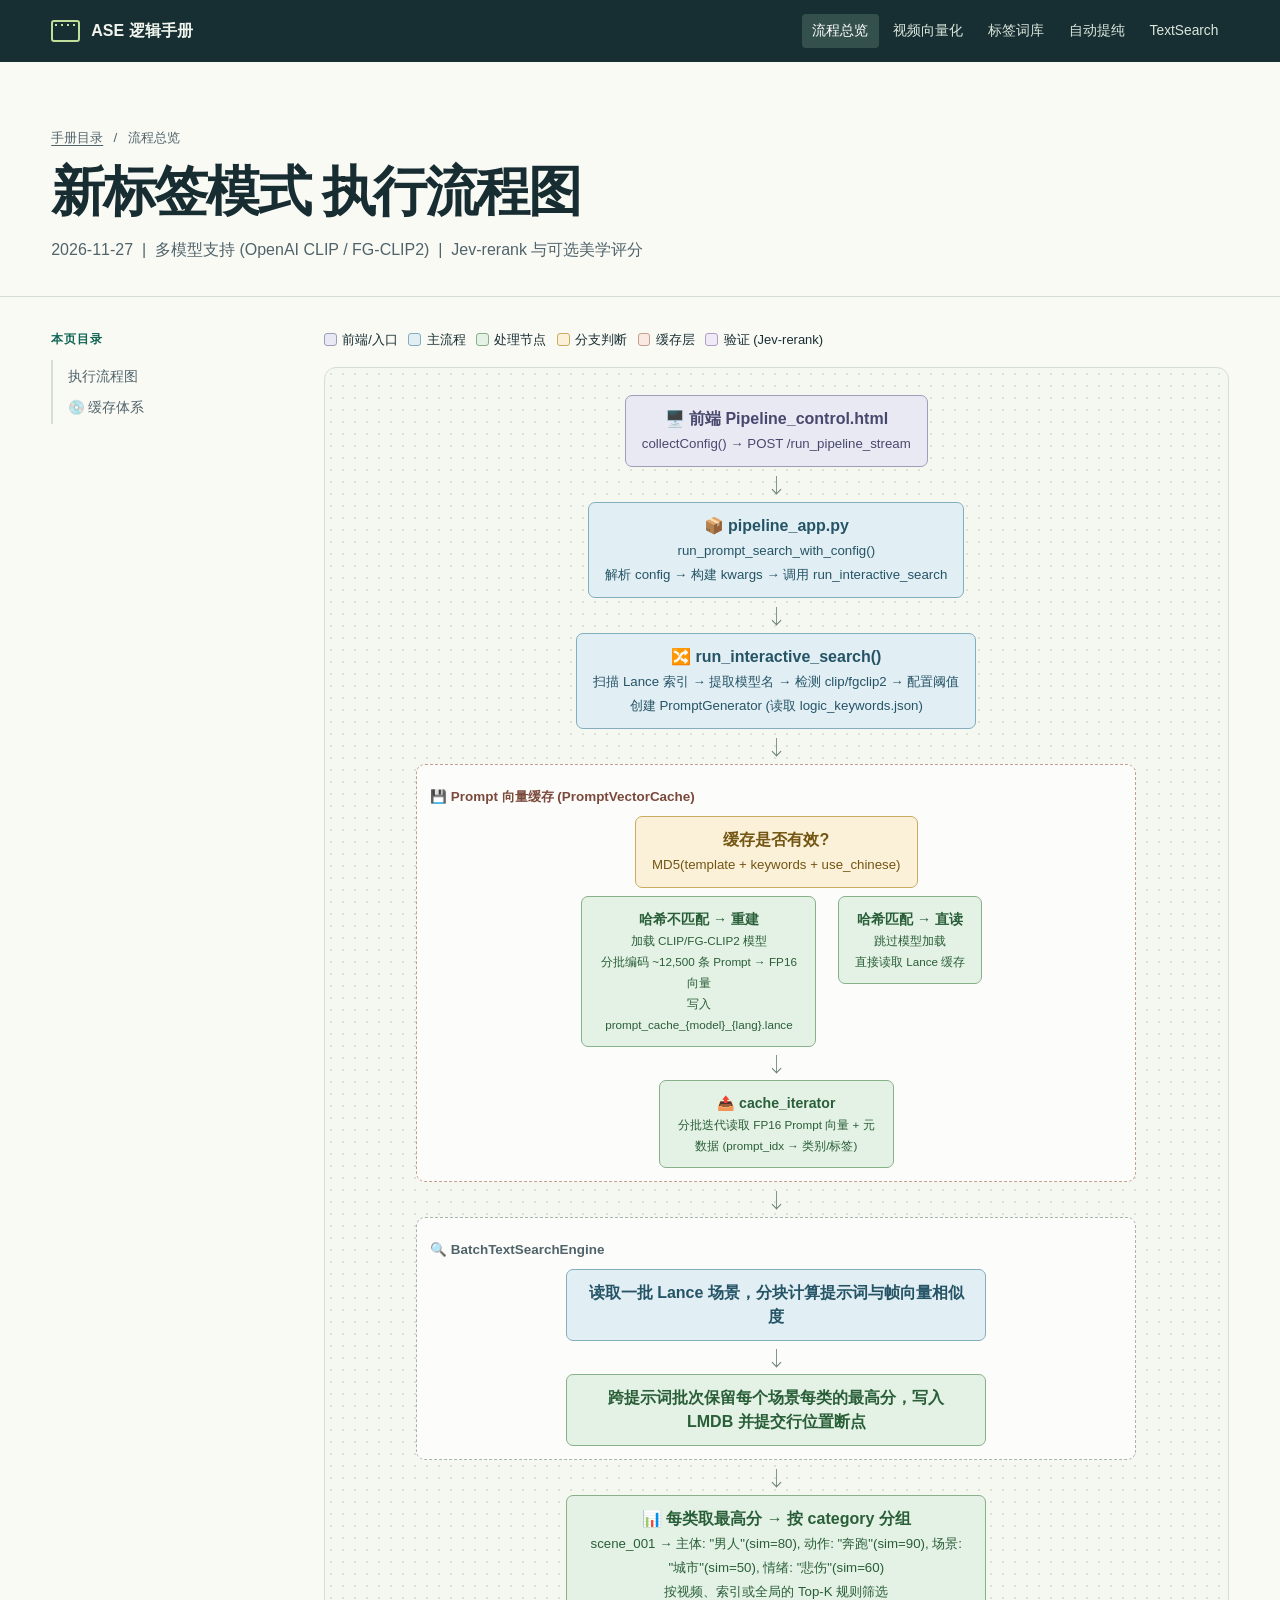
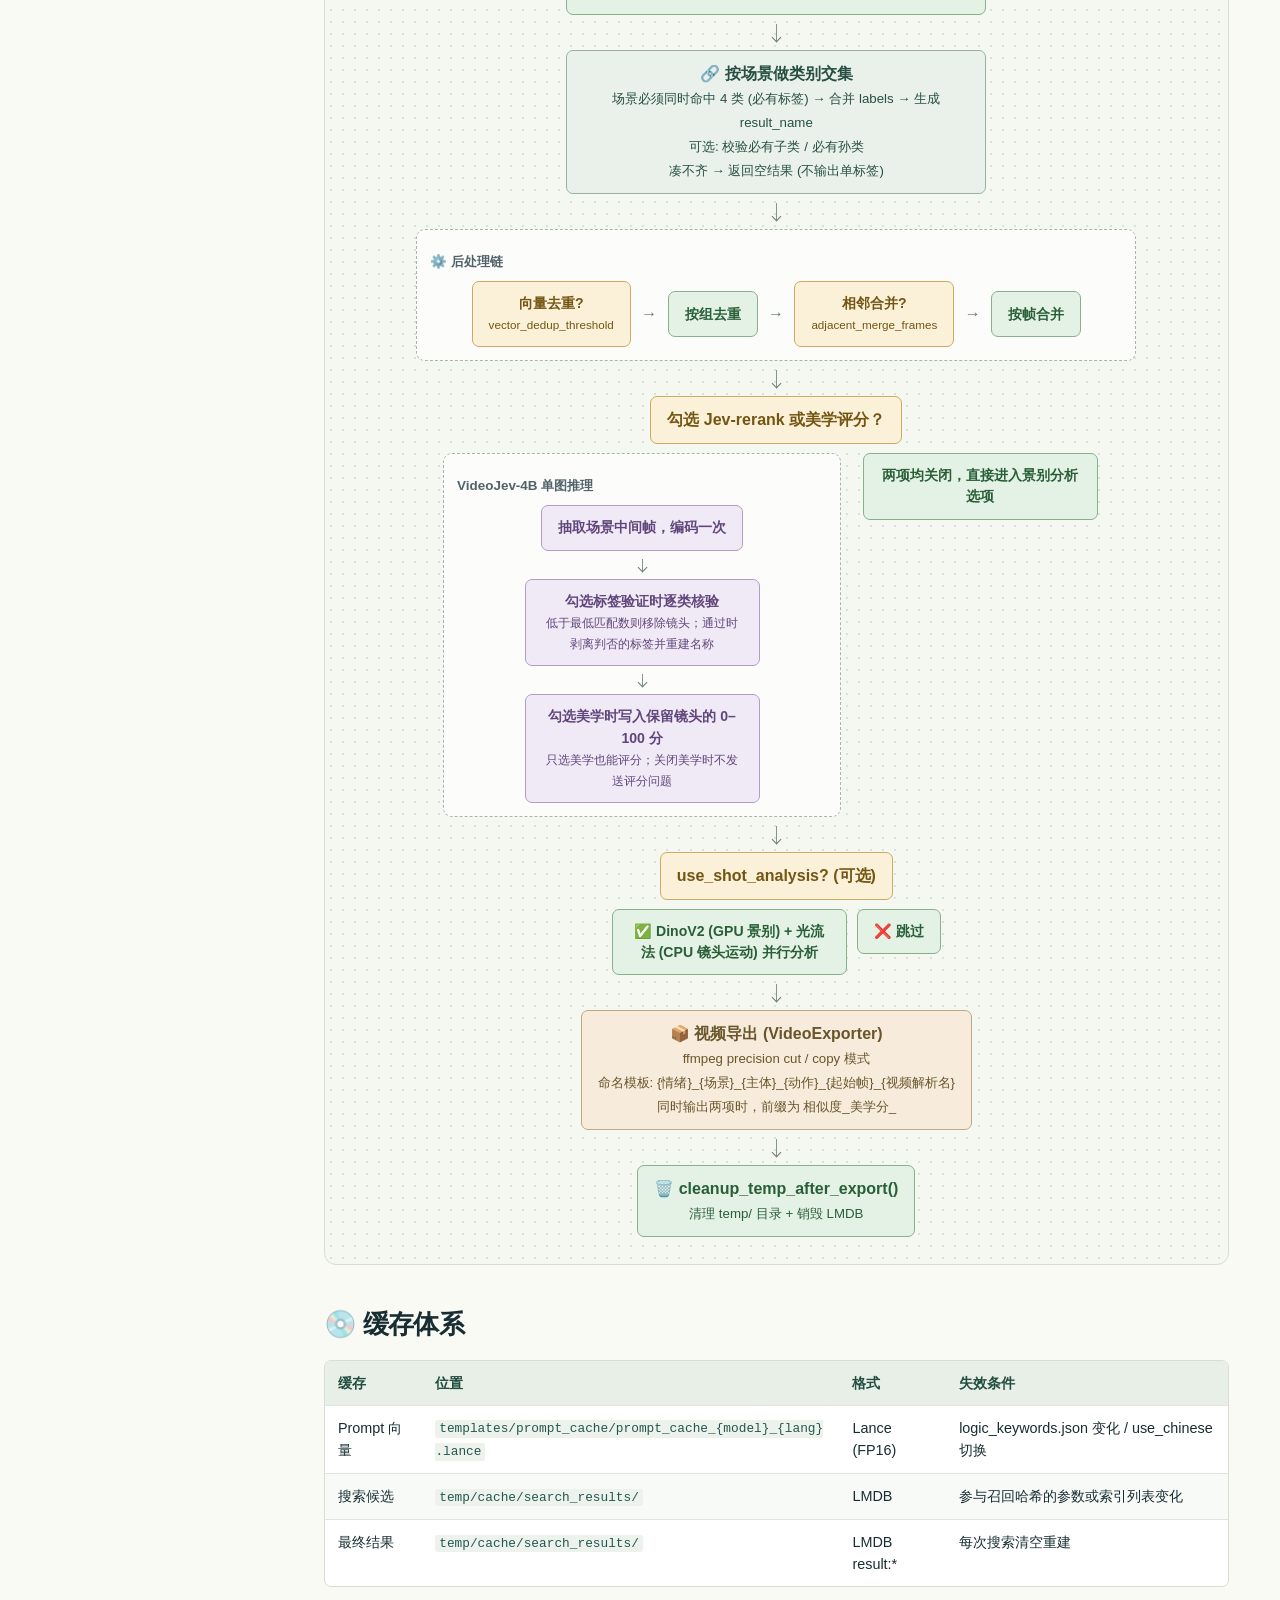
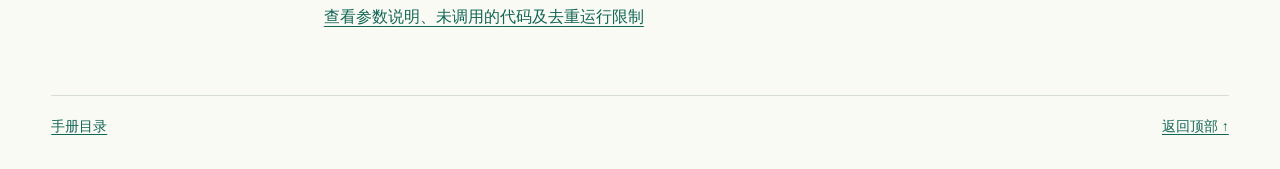
<file: logic_explanation/新标签模式执行流程图.html>
<!doctype html>
<html lang="zh-CN">
<head>
<meta charset="utf-8">
<meta name="viewport" content="width=device-width, initial-scale=1">
<title>新标签模式执行流程图 · ASE 逻辑手册</title>
<link rel="stylesheet" href="handbook.css">
</head>
<body id="top">
<a class="skip" href="#main">跳到正文</a>
<header class="mast"><div class="wrap"><a class="brand" href="index.html">ASE 逻辑手册</a><nav aria-label="手册文档"><a href="新标签模式执行流程图.html" aria-current="page">流程总览</a><a href="视频向量化逻辑.html">视频向量化</a><a href="logic_keywords.html">标签词库</a><a href="自动提纯逻辑.html">自动提纯</a><a href="text_search执行逻辑.html">TextSearch</a></nav></div></header>
<main id="main">
<div class="hero"><div class="wrap">
<div class="crumb"><a href="index.html">手册目录</a><span aria-hidden="true">/</span>流程总览</div>
<h1>新标签模式 执行流程图</h1>
<p class="subtitle">2026-11-27  |  多模型支持 (OpenAI CLIP / FG-CLIP2)  |  Jev-rerank 与可选美学评分</p>
</div></div>
<div class="reading wrap">
<nav aria-label="本页目录" class="toc"><span class="toc-title">本页目录</span><ol>
<li><a href="#flowchart">执行流程图</a></li>
<li><a href="#section-1">💿 缓存体系</a></li>
</ol></nav>
<details class="mobile-toc"><summary>本页目录</summary><nav aria-label="章节"><ol>
<li><a href="#flowchart">执行流程图</a></li>
<li><a href="#section-1">💿 缓存体系</a></li>
</ol></nav></details>
<article><div class="legend" id="flowchart">
<div class="legend-item"><div class="legend-dot"></div>前端/入口</div>
<div class="legend-item"><div class="legend-dot"></div>主流程</div>
<div class="legend-item"><div class="legend-dot"></div>处理节点</div>
<div class="legend-item"><div class="legend-dot"></div>分支判断</div>
<div class="legend-item"><div class="legend-dot"></div>缓存层</div>
<div class="legend-item"><div class="legend-dot"></div>验证 (Jev-rerank)</div>
</div>
<div class="chart">
<div class="box bx-start">🖥️ 前端 Pipeline_control.html<br/><span class="label">collectConfig() → POST /run_pipeline_stream</span></div>
<div class="arr-down"></div>
<div class="box bx-main">📦 pipeline_app.py<br/><span class="label">run_prompt_search_with_config()<br/>解析 config → 构建 kwargs → 调用 run_interactive_search</span></div>
<div class="arr-down"></div>
<div class="box bx-main">🔀 run_interactive_search()<br/><span class="label">扫描 Lance 索引 → 提取模型名 → 检测 clip/fgclip2 → 配置阈值<br/>创建 PromptGenerator (读取 logic_keywords.json)</span></div>
<div class="arr-down"></div>
<!-- Prompt Vector Cache -->
<div class="subgraph red" style="padding-top:20px;">
<div class="subgraph-title">💾 Prompt 向量缓存 (PromptVectorCache)</div>
<div class="box bx-decision">缓存是否有效?<br/><span class="label">MD5(template + keywords + use_chinese)</span></div>
<div class="split">
<div class="split-col">
<div class="box bx-process sm">哈希不匹配 → 重建<br/><span class="label">加载 CLIP/FG-CLIP2 模型<br/>分批编码 ~12,500 条 Prompt → FP16 向量<br/>写入 prompt_cache_{model}_{lang}.lance</span></div>
</div>
<div class="split-col">
<div class="box bx-process sm">哈希匹配 → 直读<br/><span class="label">跳过模型加载<br/>直接读取 Lance 缓存</span></div>
</div>
</div>
<div class="arr-down"></div>
<div class="box bx-process sm">📤 cache_iterator<br/><span class="label">分批迭代读取 FP16 Prompt 向量 + 元数据 (prompt_idx → 类别/标签)</span></div>
</div>
<div class="arr-down"></div>
<!-- Search Engine -->
<div class="subgraph blue" style="padding-top:20px;">
<div class="subgraph-title">🔍 BatchTextSearchEngine</div>
<div class="box bx-main">读取一批 Lance 场景，分块计算提示词与帧向量相似度</div>
<div class="arr-down"></div>
<div class="box bx-process">跨提示词批次保留每个场景每类的最高分，写入 LMDB 并提交行位置断点</div>
</div>
<div class="arr-down"></div>
<!-- Per-category top-1 -->
<div class="box bx-process">📊 每类取最高分 → 按 category 分组<br/><span class="label">scene_001 → 主体: "男人"(sim=80), 动作: "奔跑"(sim=90), 场景: "城市"(sim=50), 情绪: "悲伤"(sim=60)<br/>按视频、索引或全局的 Top-K 规则筛选</span></div>
<div class="arr-down"></div>
<!-- Intersection -->
<div class="box bx-merge">🔗 按场景做类别交集<br/><span class="label">场景必须同时命中 4 类 (必有标签) → 合并 labels → 生成 result_name<br/>可选: 校验必有子类 / 必有孙类<br/>凑不齐 → 返回空结果 (不输出单标签)</span></div>
<div class="arr-down"></div>
<!-- Post-processing -->
<div class="subgraph grey" style="padding-top:20px;">
<div class="subgraph-title">⚙️ 后处理链</div>
<div class="row">
<div class="box bx-decision xs">向量去重?<br/><span class="label">vector_dedup_threshold</span></div>
<div class="arr-right">→</div>
<div class="box bx-process xs">按组去重</div>
<div class="arr-right">→</div>
<div class="box bx-decision xs">相邻合并?<br/><span class="label">adjacent_merge_frames</span></div>
<div class="arr-right">→</div>
<div class="box bx-process xs">按帧合并</div>
</div>
</div>
<div class="arr-down"></div>
<div class="box bx-decision">勾选 Jev-rerank 或美学评分？</div>
<div class="split">
<div class="split-col">
<div class="subgraph purple" style="padding-top:20px;">
<div class="subgraph-title">VideoJev-4B 单图推理</div>
<div class="box bx-verify sm">抽取场景中间帧，编码一次</div>
<div class="arr-down" style="height:12px;"></div>
<div class="box bx-verify sm">勾选标签验证时逐类核验<br/><span class="label">低于最低匹配数则移除镜头；通过时剥离判否的标签并重建名称</span></div>
<div class="arr-down" style="height:12px;"></div>
<div class="box bx-verify sm">勾选美学时写入保留镜头的 0–100 分<br/><span class="label">只选美学也能评分；关闭美学时不发送评分问题</span></div>
</div>
</div>
<div class="split-col"><div class="box bx-process sm">两项均关闭，直接进入景别分析选项</div></div>
</div>
<div class="arr-down"></div>
<!-- Shot Analysis -->
<div class="box bx-decision">use_shot_analysis? (可选)</div>
<div class="split">
<div class="box bx-process sm">✅ DinoV2 (GPU 景别) + 光流法 (CPU 镜头运动) 并行分析</div>
<div class="box bx-process sm">❌ 跳过</div>
</div>
<div class="arr-down"></div>
<!-- Export -->
<div class="box bx-export">📦 视频导出 (VideoExporter)<br/><span class="label">ffmpeg precision cut / copy 模式<br/>命名模板: {情绪}_{场景}_{主体}_{动作}_{起始帧}_{视频解析名}<br/>同时输出两项时，前缀为 相似度_美学分_</span></div>
<div class="arr-down"></div>
<div class="box bx-process">🗑️ cleanup_temp_after_export()<br/><span class="label">清理 temp/ 目录 + 销毁 LMDB</span></div>
</div>
<h2 id="section-1">💿 缓存体系</h2>
<div aria-label="💿 缓存体系 数据表" class="table-wrap" role="region" tabindex="0"><table>
<tr><th scope="col">缓存</th><th scope="col">位置</th><th scope="col">格式</th><th scope="col">失效条件</th></tr>
<tr><td>Prompt 向量</td><td><code>templates/prompt_cache/prompt_cache_{model}_{lang}.lance</code></td><td>Lance (FP16)</td><td>logic_keywords.json 变化 / use_chinese 切换</td></tr>
<tr><td>搜索候选</td><td><code>temp/cache/search_results/</code></td><td>LMDB</td><td>参与召回哈希的参数或索引列表变化</td></tr>
<tr><td>最终结果</td><td><code>temp/cache/search_results/</code></td><td>LMDB result:*</td><td>每次搜索清空重建</td></tr>
</table></div>
<p><a href="自动提纯逻辑.html">查看参数说明、未调用的代码及去重运行限制</a></p></article>
</div></main>
<footer class="foot wrap"><a href="index.html">手册目录</a><a href="#top">返回顶部 ↑</a></footer>
</body>
</html>
</file>
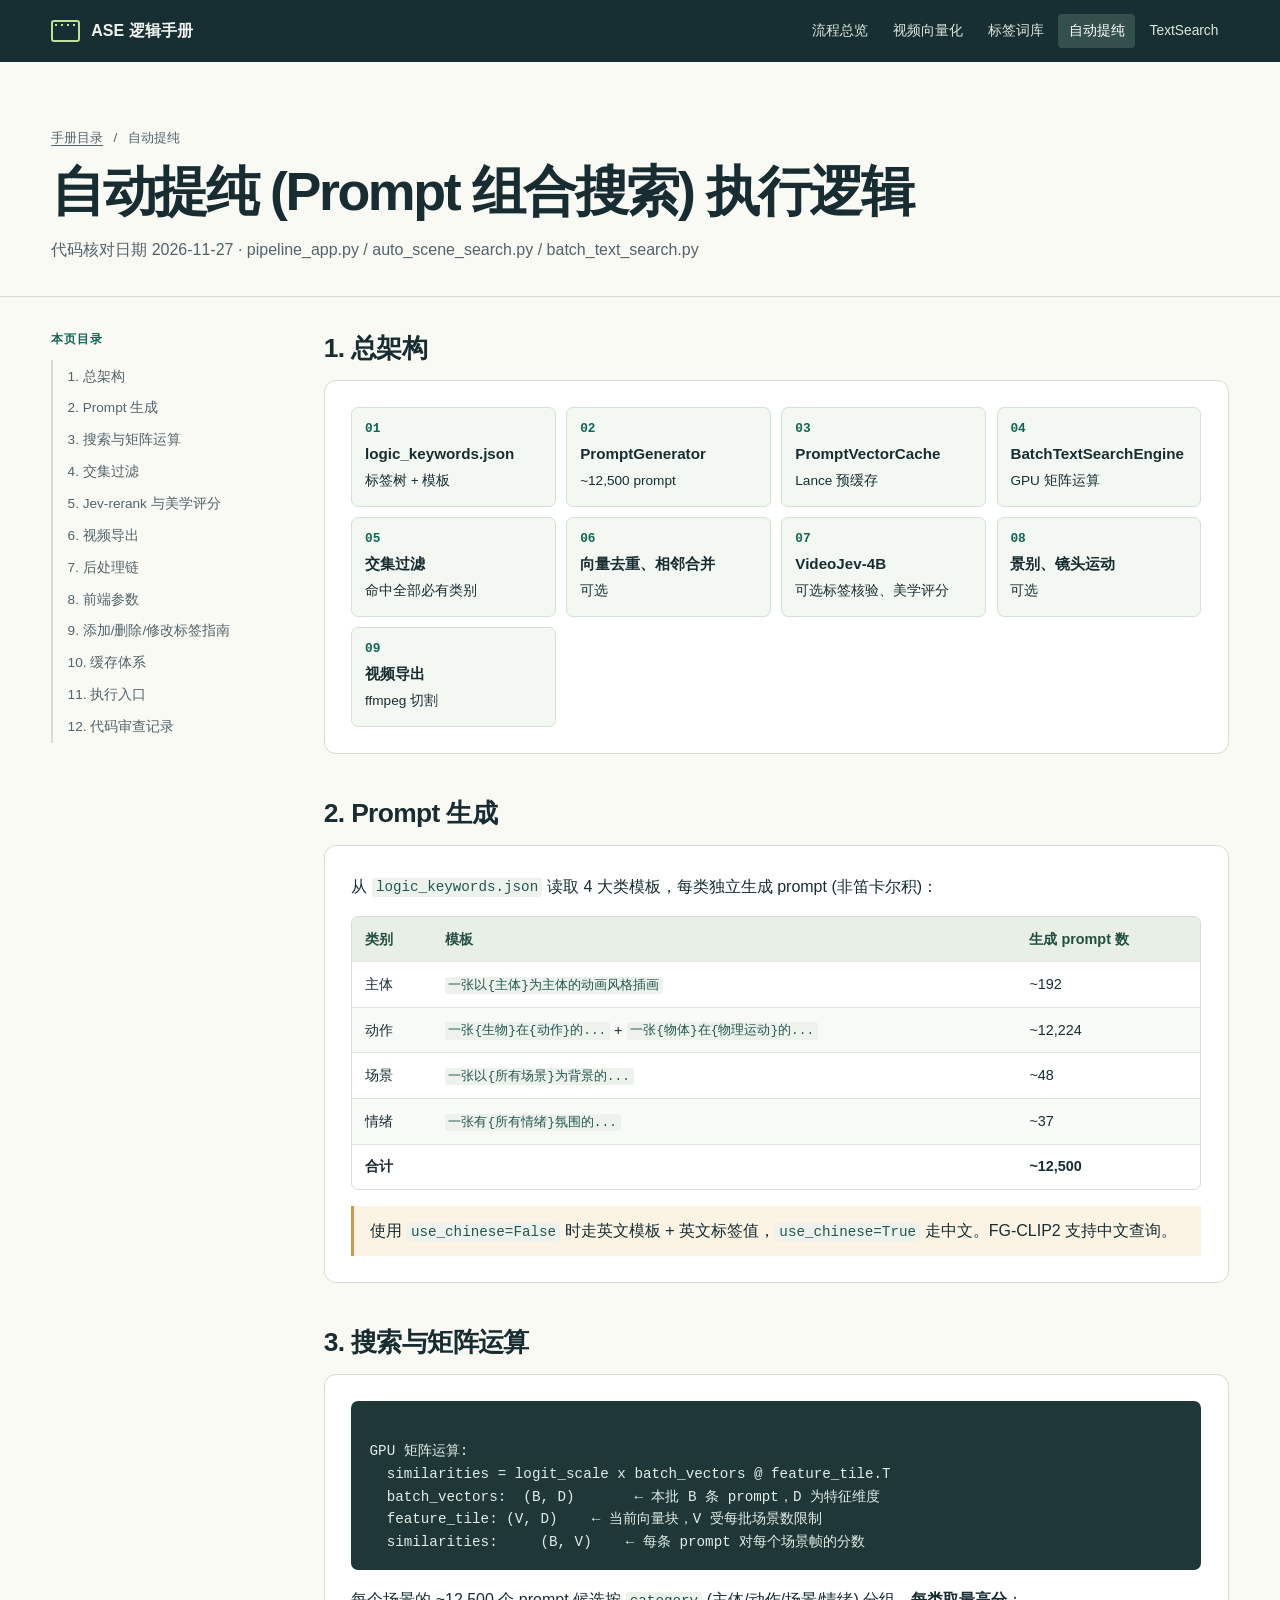
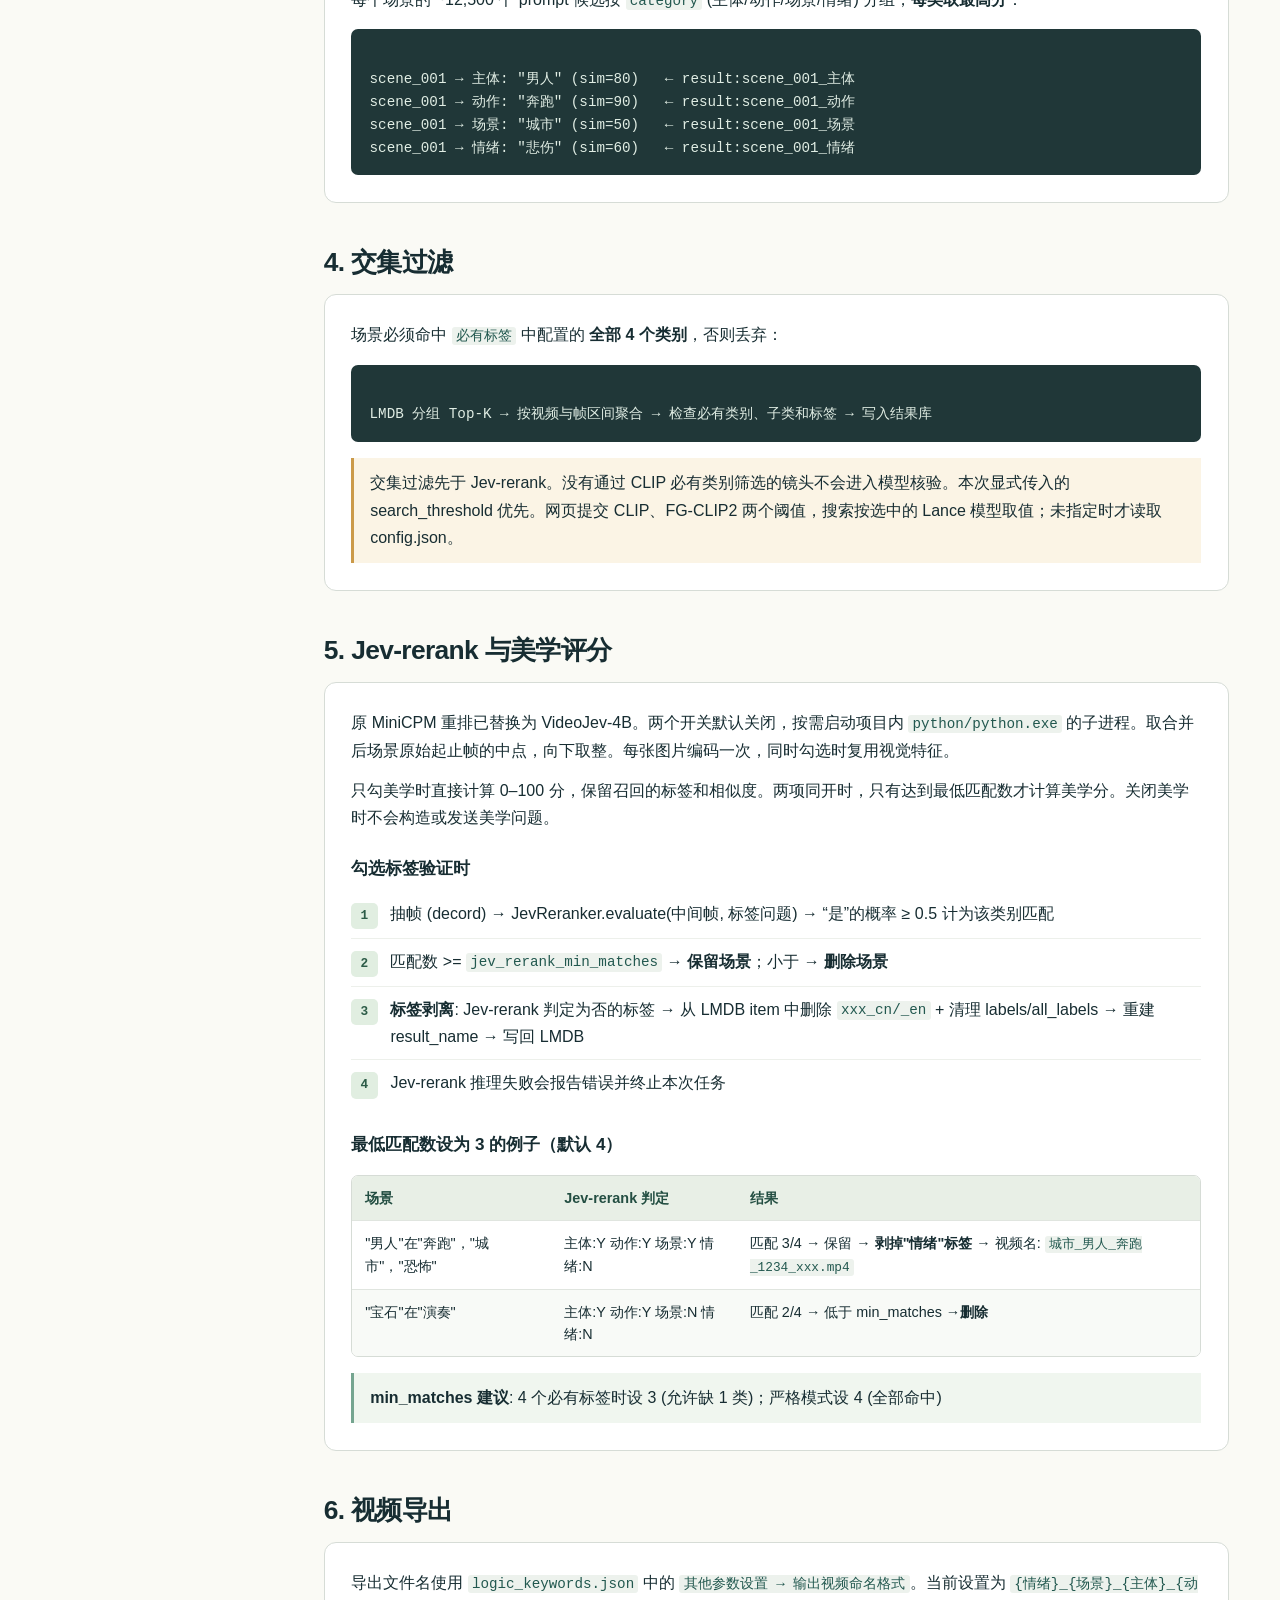
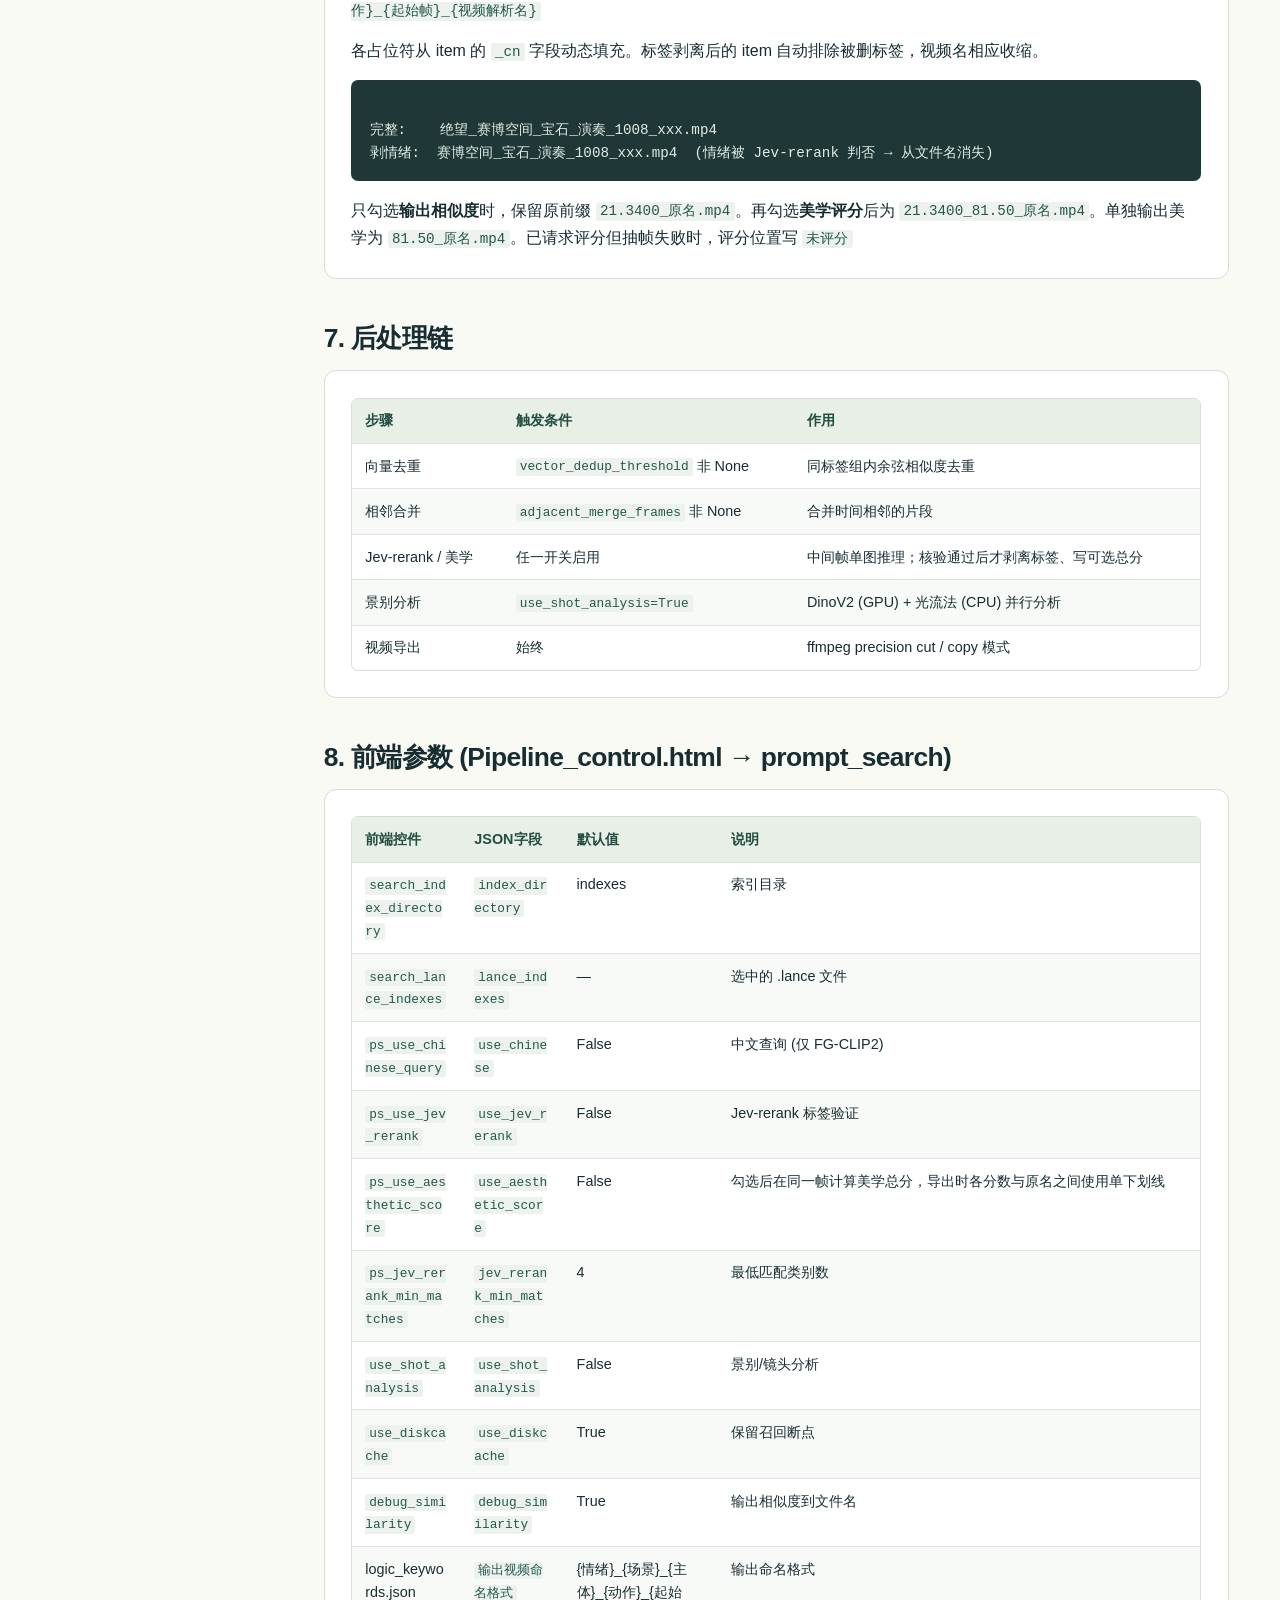
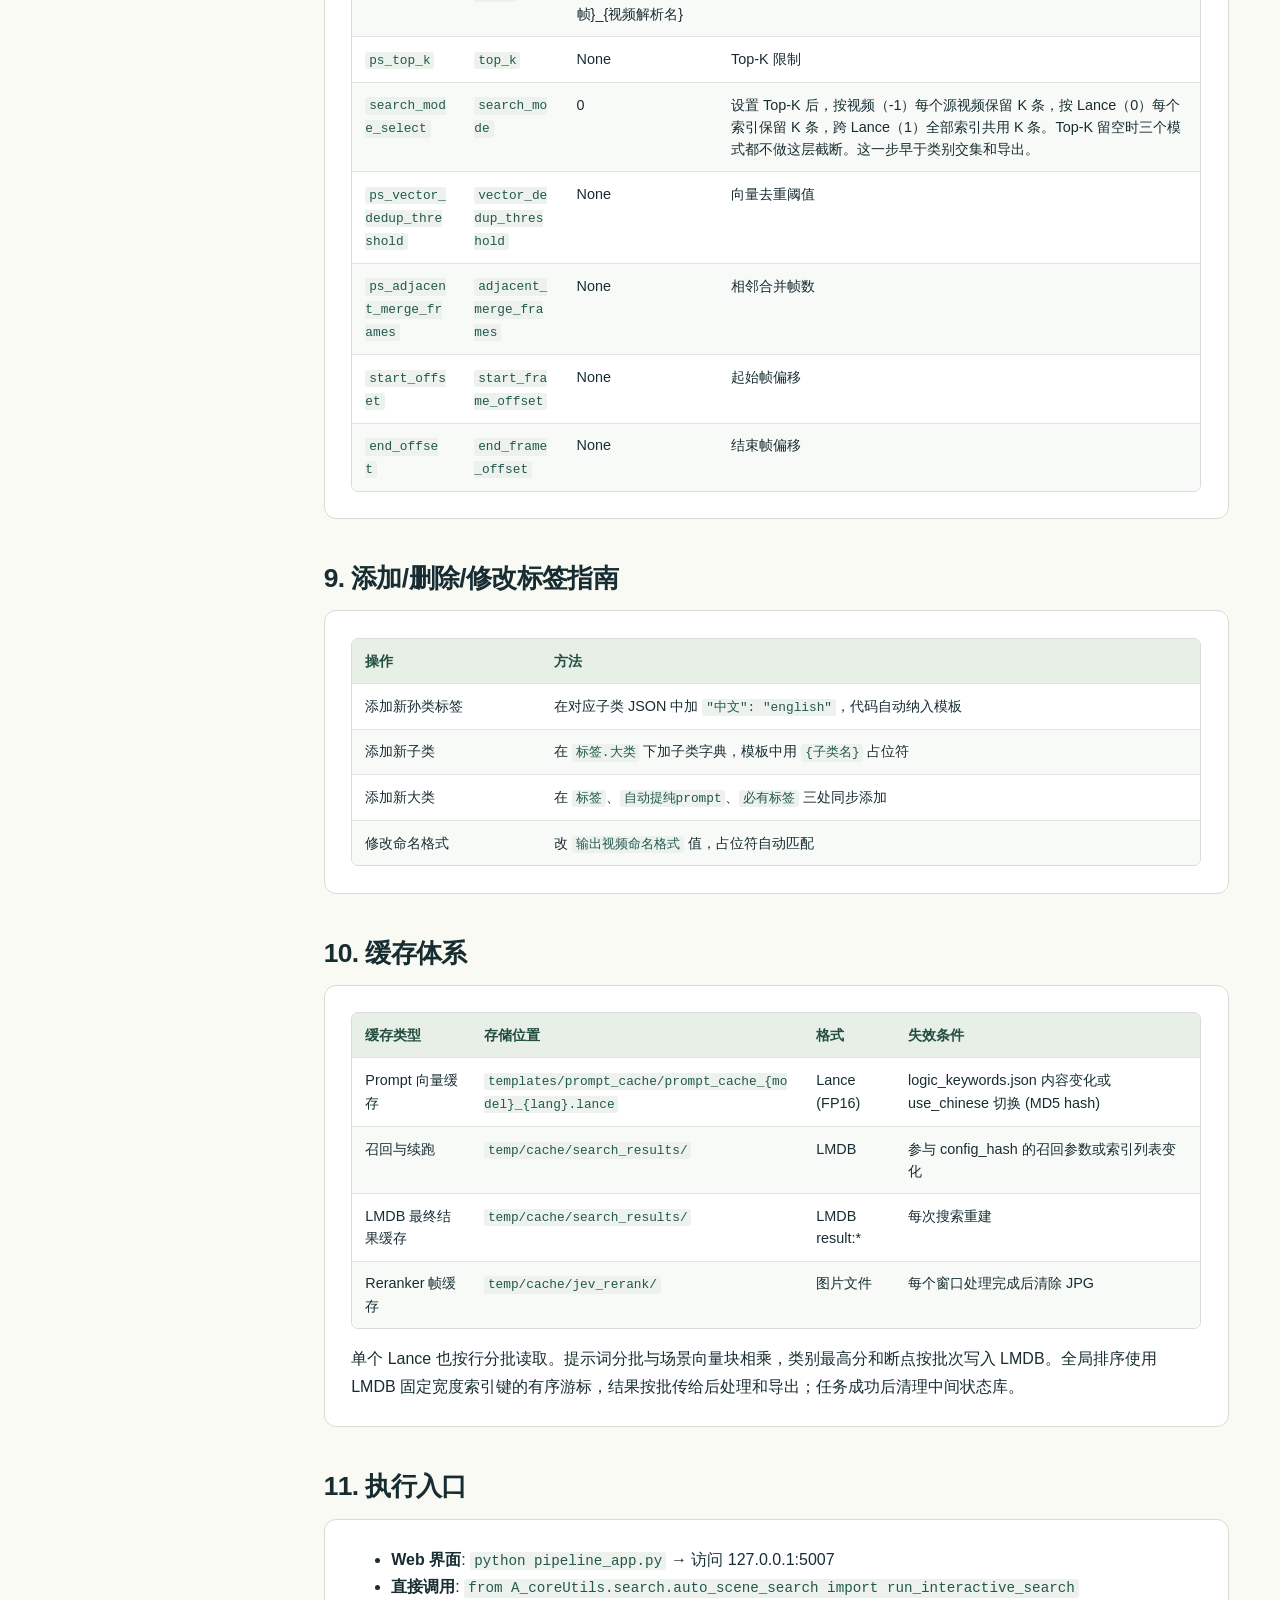
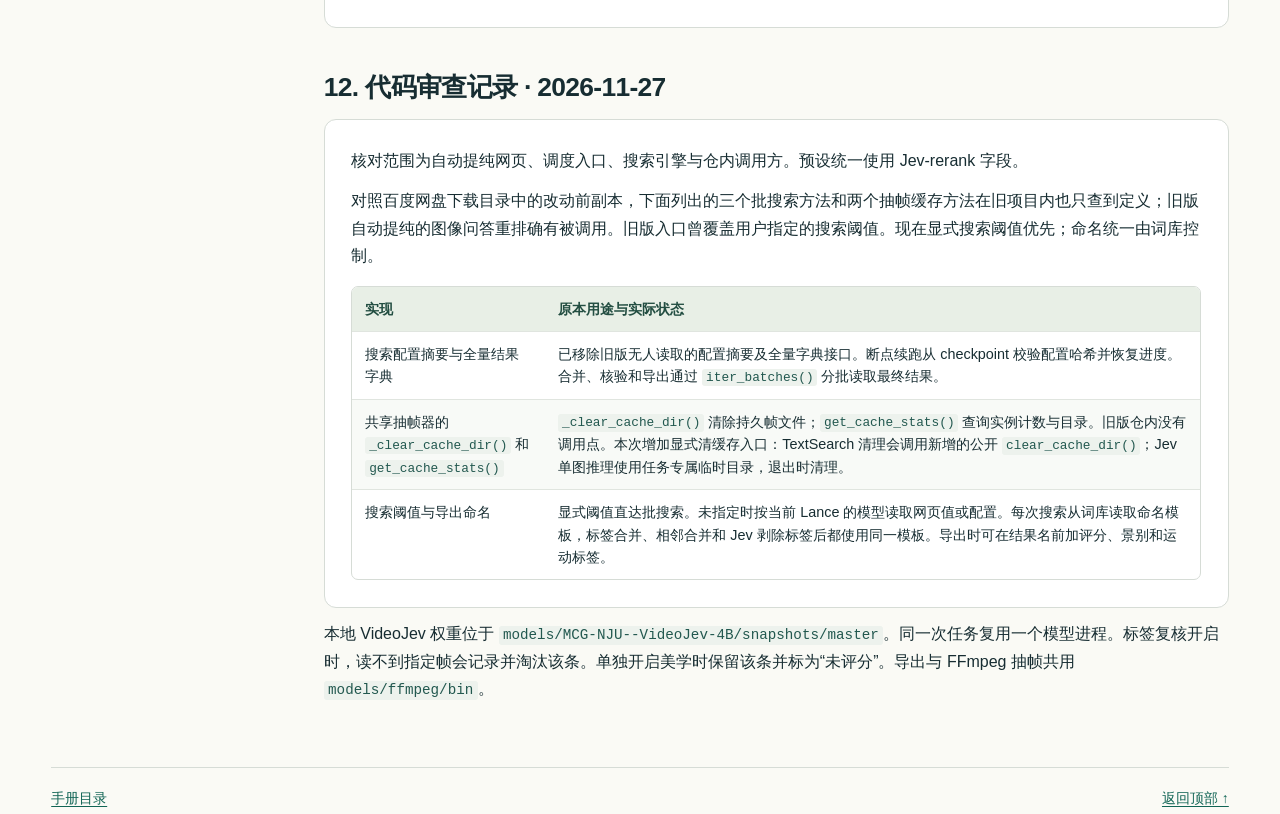
<file: logic_explanation/自动提纯逻辑.html>
<!doctype html>
<html lang="zh-CN">
<head>
<meta charset="utf-8">
<meta name="viewport" content="width=device-width, initial-scale=1">
<title>自动提纯逻辑 · ASE 逻辑手册</title>
<link rel="stylesheet" href="handbook.css">
</head>
<body id="top">
<a class="skip" href="#main">跳到正文</a>
<header class="mast"><div class="wrap"><a class="brand" href="index.html">ASE 逻辑手册</a><nav aria-label="手册文档"><a href="新标签模式执行流程图.html">流程总览</a><a href="视频向量化逻辑.html">视频向量化</a><a href="logic_keywords.html">标签词库</a><a href="自动提纯逻辑.html" aria-current="page">自动提纯</a><a href="text_search执行逻辑.html">TextSearch</a></nav></div></header>
<main id="main">
<div class="hero"><div class="wrap">
<div class="crumb"><a href="index.html">手册目录</a><span aria-hidden="true">/</span>自动提纯</div>
<h1>自动提纯 (Prompt 组合搜索) 执行逻辑</h1>
<p class="subtitle">代码核对日期 2026-11-27 · pipeline_app.py / auto_scene_search.py / batch_text_search.py</p>
</div></div>
<div class="reading wrap">
<nav aria-label="本页目录" class="toc"><span class="toc-title">本页目录</span><ol>
<li><a href="#section-1">1. 总架构</a></li>
<li><a href="#section-2">2. Prompt 生成</a></li>
<li><a href="#section-3">3. 搜索与矩阵运算</a></li>
<li><a href="#section-4">4. 交集过滤</a></li>
<li><a href="#section-5">5. Jev-rerank 与美学评分</a></li>
<li><a href="#section-6">6. 视频导出</a></li>
<li><a href="#section-7">7. 后处理链</a></li>
<li><a href="#section-8">8. 前端参数</a></li>
<li><a href="#section-9">9. 添加/删除/修改标签指南</a></li>
<li><a href="#section-10">10. 缓存体系</a></li>
<li><a href="#section-11">11. 执行入口</a></li>
<li><a href="#section-12">12. 代码审查记录</a></li>
</ol></nav>
<details class="mobile-toc"><summary>本页目录</summary><nav aria-label="章节"><ol>
<li><a href="#section-1">1. 总架构</a></li>
<li><a href="#section-2">2. Prompt 生成</a></li>
<li><a href="#section-3">3. 搜索与矩阵运算</a></li>
<li><a href="#section-4">4. 交集过滤</a></li>
<li><a href="#section-5">5. Jev-rerank 与美学评分</a></li>
<li><a href="#section-6">6. 视频导出</a></li>
<li><a href="#section-7">7. 后处理链</a></li>
<li><a href="#section-8">8. 前端参数</a></li>
<li><a href="#section-9">9. 添加/删除/修改标签指南</a></li>
<li><a href="#section-10">10. 缓存体系</a></li>
<li><a href="#section-11">11. 执行入口</a></li>
<li><a href="#section-12">12. 代码审查记录</a></li>
</ol></nav></details>
<article><h2 id="section-1">1. 总架构</h2>
<div class="diagram-box">
<div class="diagram-item"><strong>logic_keywords.json</strong><span class="diagram-desc">标签树 + 模板</span></div>
<div class="arrow">→</div>
<div class="diagram-item"><strong>PromptGenerator</strong><span class="diagram-desc">~12,500 prompt</span></div>
<div class="arrow">→</div>
<div class="diagram-item"><strong>PromptVectorCache</strong><span class="diagram-desc">Lance 预缓存</span></div>
<div class="arrow">→</div>
<div class="diagram-item"><strong>BatchTextSearchEngine</strong><span class="diagram-desc">GPU 矩阵运算</span></div>
<div class="arrow">→</div>
<div class="diagram-item"><strong>交集过滤</strong><span class="diagram-desc">命中全部必有类别</span></div>
<div class="arrow">→</div>
<div class="diagram-item"><strong>向量去重、相邻合并</strong><span class="diagram-desc">可选</span></div>
<div class="arrow">→</div>
<div class="diagram-item"><strong>VideoJev-4B</strong><span class="diagram-desc">可选标签核验、美学评分</span></div>
<div class="arrow">→</div>
<div class="diagram-item"><strong>景别、镜头运动</strong><span class="diagram-desc">可选</span></div>
<div class="arrow">→</div>
<div class="diagram-item"><strong>视频导出</strong><span class="diagram-desc">ffmpeg 切割</span></div>
</div>
<h2 id="section-2">2. Prompt 生成</h2>
<div class="card">
<p>从 <code>logic_keywords.json</code> 读取 4 大类模板，每类独立生成 prompt (非笛卡尔积)：</p>
<div aria-label="2. Prompt 生成 数据表" class="table-wrap" role="region" tabindex="0"><table>
<tr><th scope="col">类别</th><th scope="col">模板</th><th scope="col">生成 prompt 数</th></tr>
<tr><td>主体</td><td><code>一张以{主体}为主体的动画风格插画</code></td><td>~192</td></tr>
<tr><td>动作</td><td><code>一张{生物}在{动作}的...</code> + <code>一张{物体}在{物理运动}的...</code></td><td>~12,224</td></tr>
<tr><td>场景</td><td><code>一张以{所有场景}为背景的...</code></td><td>~48</td></tr>
<tr><td>情绪</td><td><code>一张有{所有情绪}氛围的...</code></td><td>~37</td></tr>
<tr><td><b>合计</b></td><td></td><td><b>~12,500</b></td></tr>
</table></div>
<div class="note">使用 <code>use_chinese=False</code> 时走英文模板 + 英文标签值，<code>use_chinese=True</code> 走中文。FG-CLIP2 支持中文查询。</div>
</div>
<h2 id="section-3">3. 搜索与矩阵运算</h2>
<div class="card">
<div class="flow">
GPU 矩阵运算:
  similarities = logit_scale x batch_vectors @ feature_tile.T
  batch_vectors:  (B, D)       ← 本批 B 条 prompt，D 为特征维度
  feature_tile: (V, D)    ← 当前向量块，V 受每批场景数限制
  similarities:     (B, V)    ← 每条 prompt 对每个场景帧的分数</div>
<p>每个场景的 ~12,500 个 prompt 候选按 <code>category</code> (主体/动作/场景/情绪) 分组，<b>每类取最高分</b>：</p>
<div class="flow">
scene_001 → 主体: "男人" (sim=80)   ← result:scene_001_主体
scene_001 → 动作: "奔跑" (sim=90)   ← result:scene_001_动作
scene_001 → 场景: "城市" (sim=50)   ← result:scene_001_场景
scene_001 → 情绪: "悲伤" (sim=60)   ← result:scene_001_情绪</div>
</div>
<h2 id="section-4">4. 交集过滤</h2>
<div class="card">
<p>场景必须命中 <code>必有标签</code> 中配置的 <b>全部 4 个类别</b>，否则丢弃：</p>
<div class="flow">
LMDB 分组 Top-K → 按视频与帧区间聚合 → 检查必有类别、子类和标签 → 写入结果库</div>
<div class="note">交集过滤先于 Jev-rerank。没有通过 CLIP 必有类别筛选的镜头不会进入模型核验。本次显式传入的 search_threshold 优先。网页提交 CLIP、FG-CLIP2 两个阈值，搜索按选中的 Lance 模型取值；未指定时才读取 config.json。</div>
</div>
<h2 id="section-5">5. Jev-rerank 与美学评分</h2>
<div class="card">
<p>原 MiniCPM 重排已替换为 VideoJev-4B。两个开关默认关闭，按需启动项目内 <code>python/python.exe</code> 的子进程。取合并后场景原始起止帧的中点，向下取整。每张图片编码一次，同时勾选时复用视觉特征。</p>
<p>只勾美学时直接计算 0–100 分，保留召回的标签和相似度。两项同开时，只有达到最低匹配数才计算美学分。关闭美学时不会构造或发送美学问题。</p>
<h3>勾选标签验证时</h3>
<div class="step"><div class="step-num">1</div><div class="step-text">抽帧 (decord) → JevReranker.evaluate(中间帧, 标签问题) → “是”的概率 ≥ 0.5 计为该类别匹配</div></div>
<div class="step"><div class="step-num">2</div><div class="step-text">匹配数 &gt;= <code>jev_rerank_min_matches</code> → <b>保留场景</b>；小于 → <b>删除场景</b></div></div>
<div class="step"><div class="step-num">3</div><div class="step-text"><b>标签剥离</b>: Jev-rerank 判定为否的标签 → 从 LMDB item 中删除 <code>xxx_cn/_en</code> + 清理 labels/all_labels → 重建 result_name → 写回 LMDB</div></div>
<div class="step"><div class="step-num">4</div><div class="step-text">Jev-rerank 推理失败会报告错误并终止本次任务</div></div>
<h3>最低匹配数设为 3 的例子（默认 4）</h3>
<div aria-label="5. Jev-rerank 与美学评分 数据表" class="table-wrap" role="region" tabindex="0"><table>
<tr><th scope="col">场景</th><th scope="col">Jev-rerank 判定</th><th scope="col">结果</th></tr>
<tr><td>"男人"在"奔跑"，"城市"，"恐怖"</td><td>主体:Y 动作:Y 场景:Y 情绪:N</td><td>匹配 3/4 → 保留 → <b>剥掉"情绪"标签</b> → 视频名: <code>城市_男人_奔跑_1234_xxx.mp4</code></td></tr>
<tr><td>"宝石"在"演奏"</td><td>主体:Y 动作:Y 场景:N 情绪:N</td><td>匹配 2/4 → 低于 min_matches →<b>删除</b></td></tr>
</table></div>
<div class="info"><b>min_matches 建议</b>: 4 个必有标签时设 3 (允许缺 1 类)；严格模式设 4 (全部命中)</div>
</div>
<h2 id="section-6">6. 视频导出</h2>
<div class="card">
<p>导出文件名使用 <code>logic_keywords.json</code> 中的 <code>其他参数设置 → 输出视频命名格式</code>。当前设置为 <code>{情绪}_{场景}_{主体}_{动作}_{起始帧}_{视频解析名}</code></p>
<p>各占位符从 item 的 <code>_cn</code> 字段动态填充。标签剥离后的 item 自动排除被删标签，视频名相应收缩。</p>
<div class="flow">
完整:    绝望_赛博空间_宝石_演奏_1008_xxx.mp4
剥情绪:  赛博空间_宝石_演奏_1008_xxx.mp4  (情绪被 Jev-rerank 判否 → 从文件名消失)</div>
<p>只勾选<b>输出相似度</b>时，保留原前缀 <code>21.3400_原名.mp4</code>。再勾选<b>美学评分</b>后为 <code>21.3400_81.50_原名.mp4</code>。单独输出美学为 <code>81.50_原名.mp4</code>。已请求评分但抽帧失败时，评分位置写 <code>未评分</code></p>
</div>
<h2 id="section-7">7. 后处理链</h2>
<div class="card">
<div aria-label="7. 后处理链 数据表" class="table-wrap" role="region" tabindex="0"><table>
<tr><th scope="col">步骤</th><th scope="col">触发条件</th><th scope="col">作用</th></tr>
<tr><td>向量去重</td><td><code>vector_dedup_threshold</code> 非 None</td><td>同标签组内余弦相似度去重</td></tr>
<tr><td>相邻合并</td><td><code>adjacent_merge_frames</code> 非 None</td><td>合并时间相邻的片段</td></tr>
<tr><td>Jev-rerank / 美学</td><td>任一开关启用</td><td>中间帧单图推理；核验通过后才剥离标签、写可选总分</td></tr>
<tr><td>景别分析</td><td><code>use_shot_analysis=True</code></td><td>DinoV2 (GPU) + 光流法 (CPU) 并行分析</td></tr>
<tr><td>视频导出</td><td>始终</td><td>ffmpeg precision cut / copy 模式</td></tr>
</table></div>
</div>
<h2 id="section-8">8. 前端参数 (Pipeline_control.html → prompt_search)</h2>
<div class="card">
<div aria-label="8. 前端参数 (Pipeline_control.html → prompt_search) 数据表" class="table-wrap" role="region" tabindex="0"><table>
<tr><th scope="col">前端控件</th><th scope="col">JSON字段</th><th scope="col">默认值</th><th scope="col">说明</th></tr>
<tr><td><code>search_index_directory</code></td><td><code>index_directory</code></td><td>indexes</td><td>索引目录</td></tr>
<tr><td><code>search_lance_indexes</code></td><td><code>lance_indexes</code></td><td>—</td><td>选中的 .lance 文件</td></tr>
<tr><td><code>ps_use_chinese_query</code></td><td><code>use_chinese</code></td><td>False</td><td>中文查询 (仅 FG-CLIP2)</td></tr>
<tr><td><code>ps_use_jev_rerank</code></td><td><code>use_jev_rerank</code></td><td>False</td><td>Jev-rerank 标签验证</td></tr>
<tr><td><code>ps_use_aesthetic_score</code></td><td><code>use_aesthetic_score</code></td><td>False</td><td>勾选后在同一帧计算美学总分，导出时各分数与原名之间使用单下划线</td></tr>
<tr><td><code>ps_jev_rerank_min_matches</code></td><td><code>jev_rerank_min_matches</code></td><td>4</td><td>最低匹配类别数</td></tr>
<tr><td><code>use_shot_analysis</code></td><td><code>use_shot_analysis</code></td><td>False</td><td>景别/镜头分析</td></tr>
<tr><td><code>use_diskcache</code></td><td><code>use_diskcache</code></td><td>True</td><td>保留召回断点</td></tr>
<tr><td><code>debug_similarity</code></td><td><code>debug_similarity</code></td><td>True</td><td>输出相似度到文件名</td></tr>
<tr><td>logic_keywords.json</td><td><code>输出视频命名格式</code></td><td>{情绪}_{场景}_{主体}_{动作}_{起始帧}_{视频解析名}</td><td>输出命名格式</td></tr>
<tr><td><code>ps_top_k</code></td><td><code>top_k</code></td><td>None</td><td>Top-K 限制</td></tr>
<tr><td><code>search_mode_select</code></td><td><code>search_mode</code></td><td>0</td><td>设置 Top-K 后，按视频（-1）每个源视频保留 K 条，按 Lance（0）每个索引保留 K 条，跨 Lance（1）全部索引共用 K 条。Top-K 留空时三个模式都不做这层截断。这一步早于类别交集和导出。</td></tr>
<tr><td><code>ps_vector_dedup_threshold</code></td><td><code>vector_dedup_threshold</code></td><td>None</td><td>向量去重阈值</td></tr>
<tr><td><code>ps_adjacent_merge_frames</code></td><td><code>adjacent_merge_frames</code></td><td>None</td><td>相邻合并帧数</td></tr>
<tr><td><code>start_offset</code></td><td><code>start_frame_offset</code></td><td>None</td><td>起始帧偏移</td></tr>
<tr><td><code>end_offset</code></td><td><code>end_frame_offset</code></td><td>None</td><td>结束帧偏移</td></tr>
</table></div>
</div>
<h2 id="section-9">9. 添加/删除/修改标签指南</h2>
<div class="card">
<div aria-label="9. 添加/删除/修改标签指南 数据表" class="table-wrap" role="region" tabindex="0"><table>
<tr><th scope="col">操作</th><th scope="col">方法</th></tr>
<tr><td>添加新孙类标签</td><td>在对应子类 JSON 中加 <code>"中文": "english"</code>，代码自动纳入模板</td></tr>
<tr><td>添加新子类</td><td>在 <code>标签.大类</code> 下加子类字典，模板中用 <code>{子类名}</code> 占位符</td></tr>
<tr><td>添加新大类</td><td>在 <code>标签</code>、<code>自动提纯prompt</code>、<code>必有标签</code> 三处同步添加</td></tr>
<tr><td>修改命名格式</td><td>改 <code>输出视频命名格式</code> 值，占位符自动匹配</td></tr>
</table></div>
</div>
<h2 id="section-10">10. 缓存体系</h2>
<div class="card">
<div aria-label="10. 缓存体系 数据表" class="table-wrap" role="region" tabindex="0"><table>
<tr><th scope="col">缓存类型</th><th scope="col">存储位置</th><th scope="col">格式</th><th scope="col">失效条件</th></tr>
<tr><td>Prompt 向量缓存</td><td><code>templates/prompt_cache/prompt_cache_{model}_{lang}.lance</code></td><td>Lance (FP16)</td><td>logic_keywords.json 内容变化或 use_chinese 切换 (MD5 hash)</td></tr>
<tr><td>召回与续跑</td><td><code>temp/cache/search_results/</code></td><td>LMDB</td><td>参与 config_hash 的召回参数或索引列表变化</td></tr>
<tr><td>LMDB 最终结果缓存</td><td><code>temp/cache/search_results/</code></td><td>LMDB result:*</td><td>每次搜索重建</td></tr>
<tr><td>Reranker 帧缓存</td><td><code>temp/cache/jev_rerank/</code></td><td>图片文件</td><td>每个窗口处理完成后清除 JPG</td></tr>
</table></div>
<p>单个 Lance 也按行分批读取。提示词分批与场景向量块相乘，类别最高分和断点按批次写入 LMDB。全局排序使用 LMDB 固定宽度索引键的有序游标，结果按批传给后处理和导出；任务成功后清理中间状态库。</p>
</div>
<h2 id="section-11">11. 执行入口</h2>
<div class="card">
<ul>
<li><b>Web 界面</b>: <code>python pipeline_app.py</code> → 访问 127.0.0.1:5007</li>
<li><b>直接调用</b>: <code>from A_coreUtils.search.auto_scene_search import run_interactive_search</code></li>
</ul>
</div>
<h2 id="section-12">12. 代码审查记录 · 2026-11-27</h2>
<div class="card">
<p>核对范围为自动提纯网页、调度入口、搜索引擎与仓内调用方。预设统一使用 Jev-rerank 字段。</p>
<p>对照百度网盘下载目录中的改动前副本，下面列出的三个批搜索方法和两个抽帧缓存方法在旧项目内也只查到定义；旧版自动提纯的图像问答重排确有被调用。旧版入口曾覆盖用户指定的搜索阈值。现在显式搜索阈值优先；命名统一由词库控制。</p>
<div aria-label="12. 代码审查记录 · 2026-11-27 数据表" class="table-wrap" role="region" tabindex="0"><table><tr><th scope="col">实现</th><th scope="col">原本用途与实际状态</th></tr>
<tr><td>搜索配置摘要与全量结果字典</td><td>已移除旧版无人读取的配置摘要及全量字典接口。断点续跑从 checkpoint 校验配置哈希并恢复进度。合并、核验和导出通过 <code>iter_batches()</code> 分批读取最终结果。</td></tr>
<tr><td>共享抽帧器的 <code>_clear_cache_dir()</code> 和 <code>get_cache_stats()</code></td><td><code>_clear_cache_dir()</code> 清除持久帧文件；<code>get_cache_stats()</code> 查询实例计数与目录。旧版仓内没有调用点。本次增加显式清缓存入口：TextSearch 清理会调用新增的公开 <code>clear_cache_dir()</code>；Jev 单图推理使用任务专属临时目录，退出时清理。</td></tr>
<tr><td>搜索阈值与导出命名</td><td>显式阈值直达批搜索。未指定时按当前 Lance 的模型读取网页值或配置。每次搜索从词库读取命名模板，标签合并、相邻合并和 Jev 剥除标签后都使用同一模板。导出时可在结果名前加评分、景别和运动标签。</td></tr>
</table></div>
</div>

<p>本地 VideoJev 权重位于 <code>models/MCG-NJU--VideoJev-4B/snapshots/master</code>。同一次任务复用一个模型进程。标签复核开启时，读不到指定帧会记录并淘汰该条。单独开启美学时保留该条并标为“未评分”。导出与 FFmpeg 抽帧共用 <code>models/ffmpeg/bin</code>。</p></article>
</div></main>
<footer class="foot wrap"><a href="index.html">手册目录</a><a href="#top">返回顶部 ↑</a></footer>
</body>
</html>
</file>
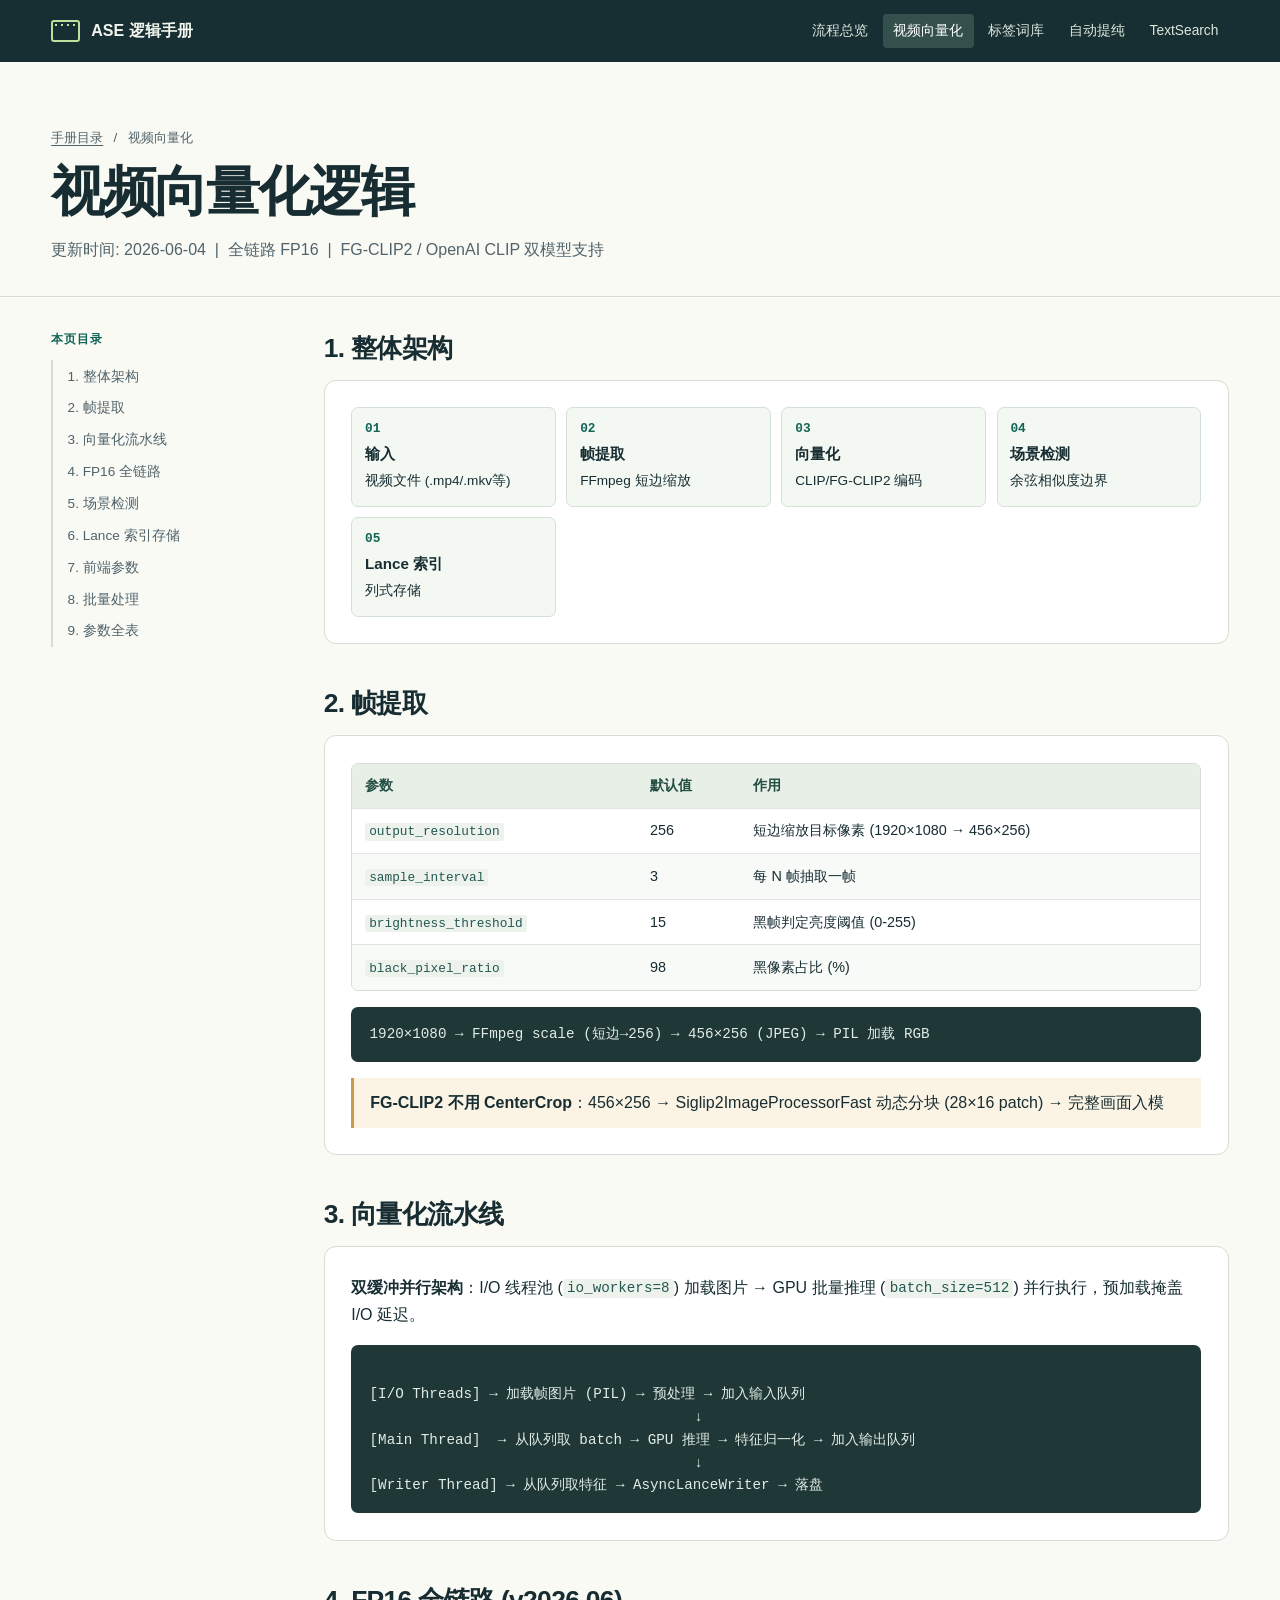
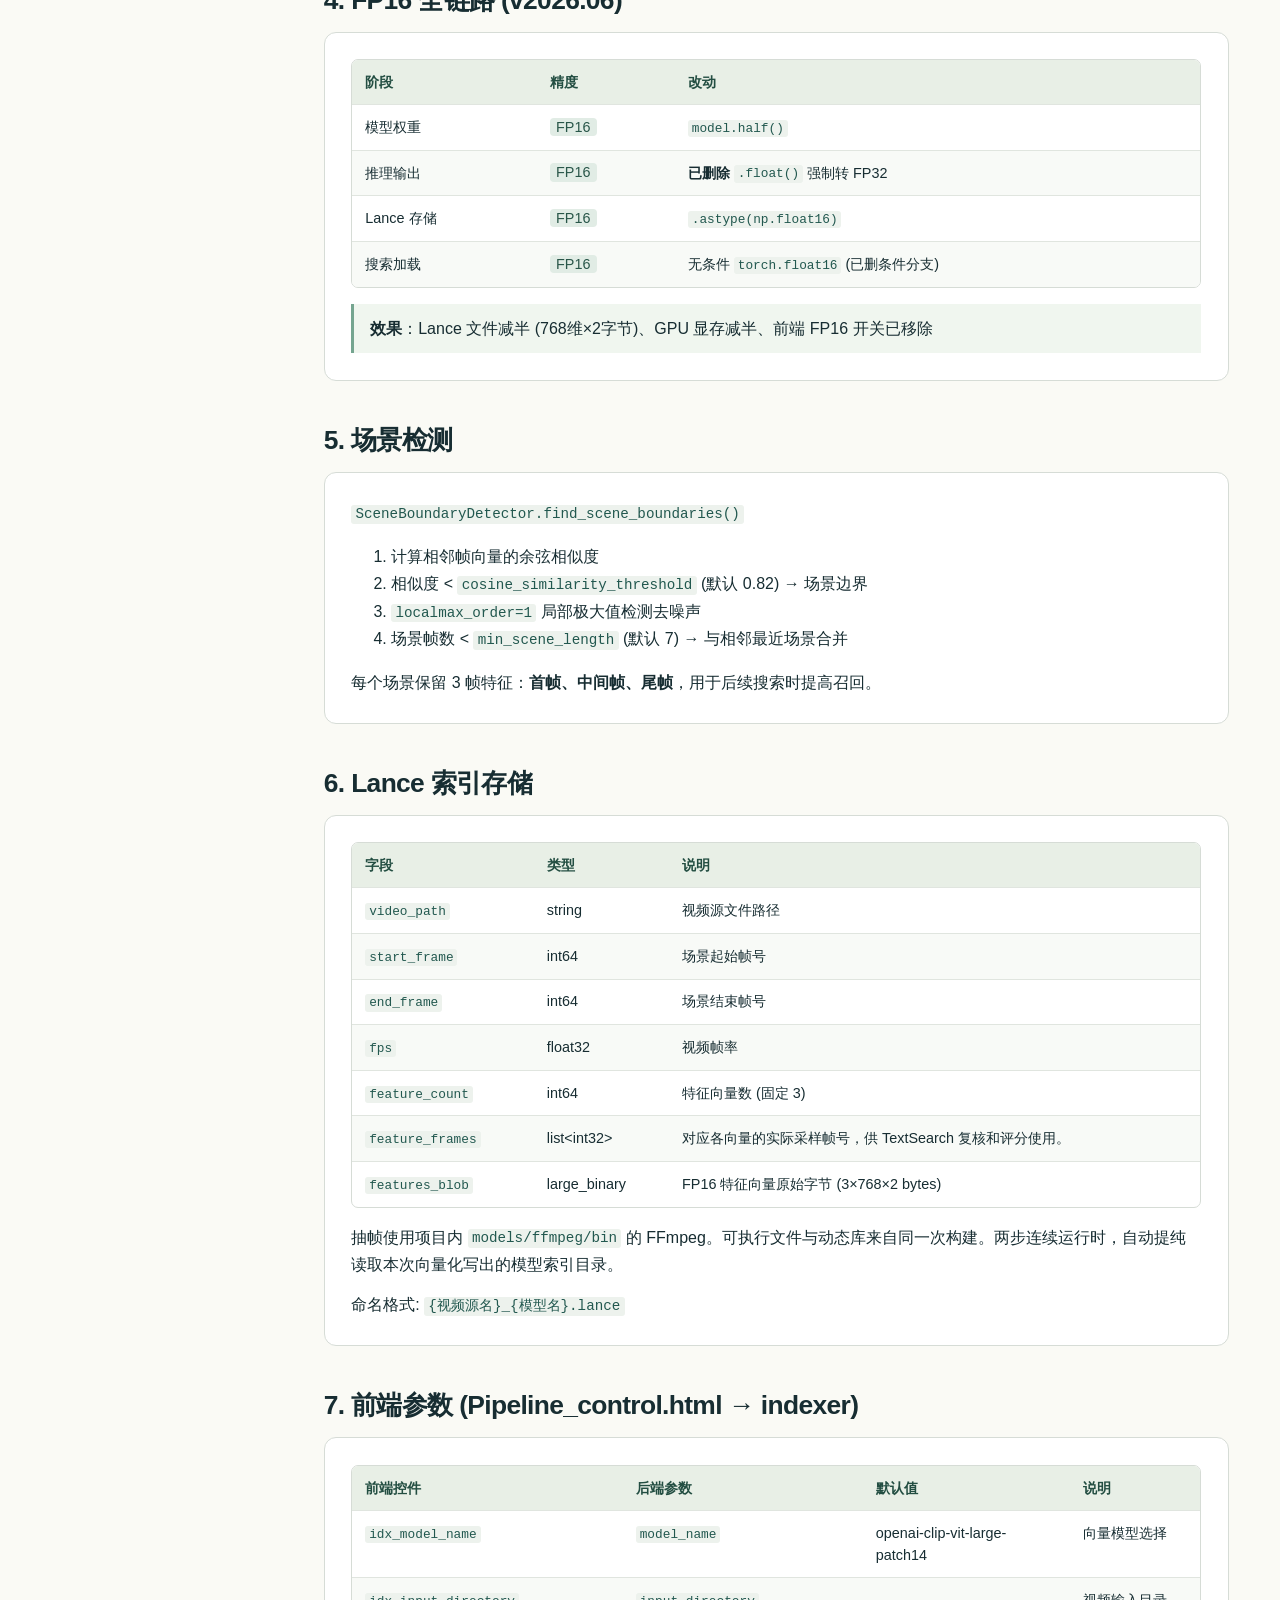
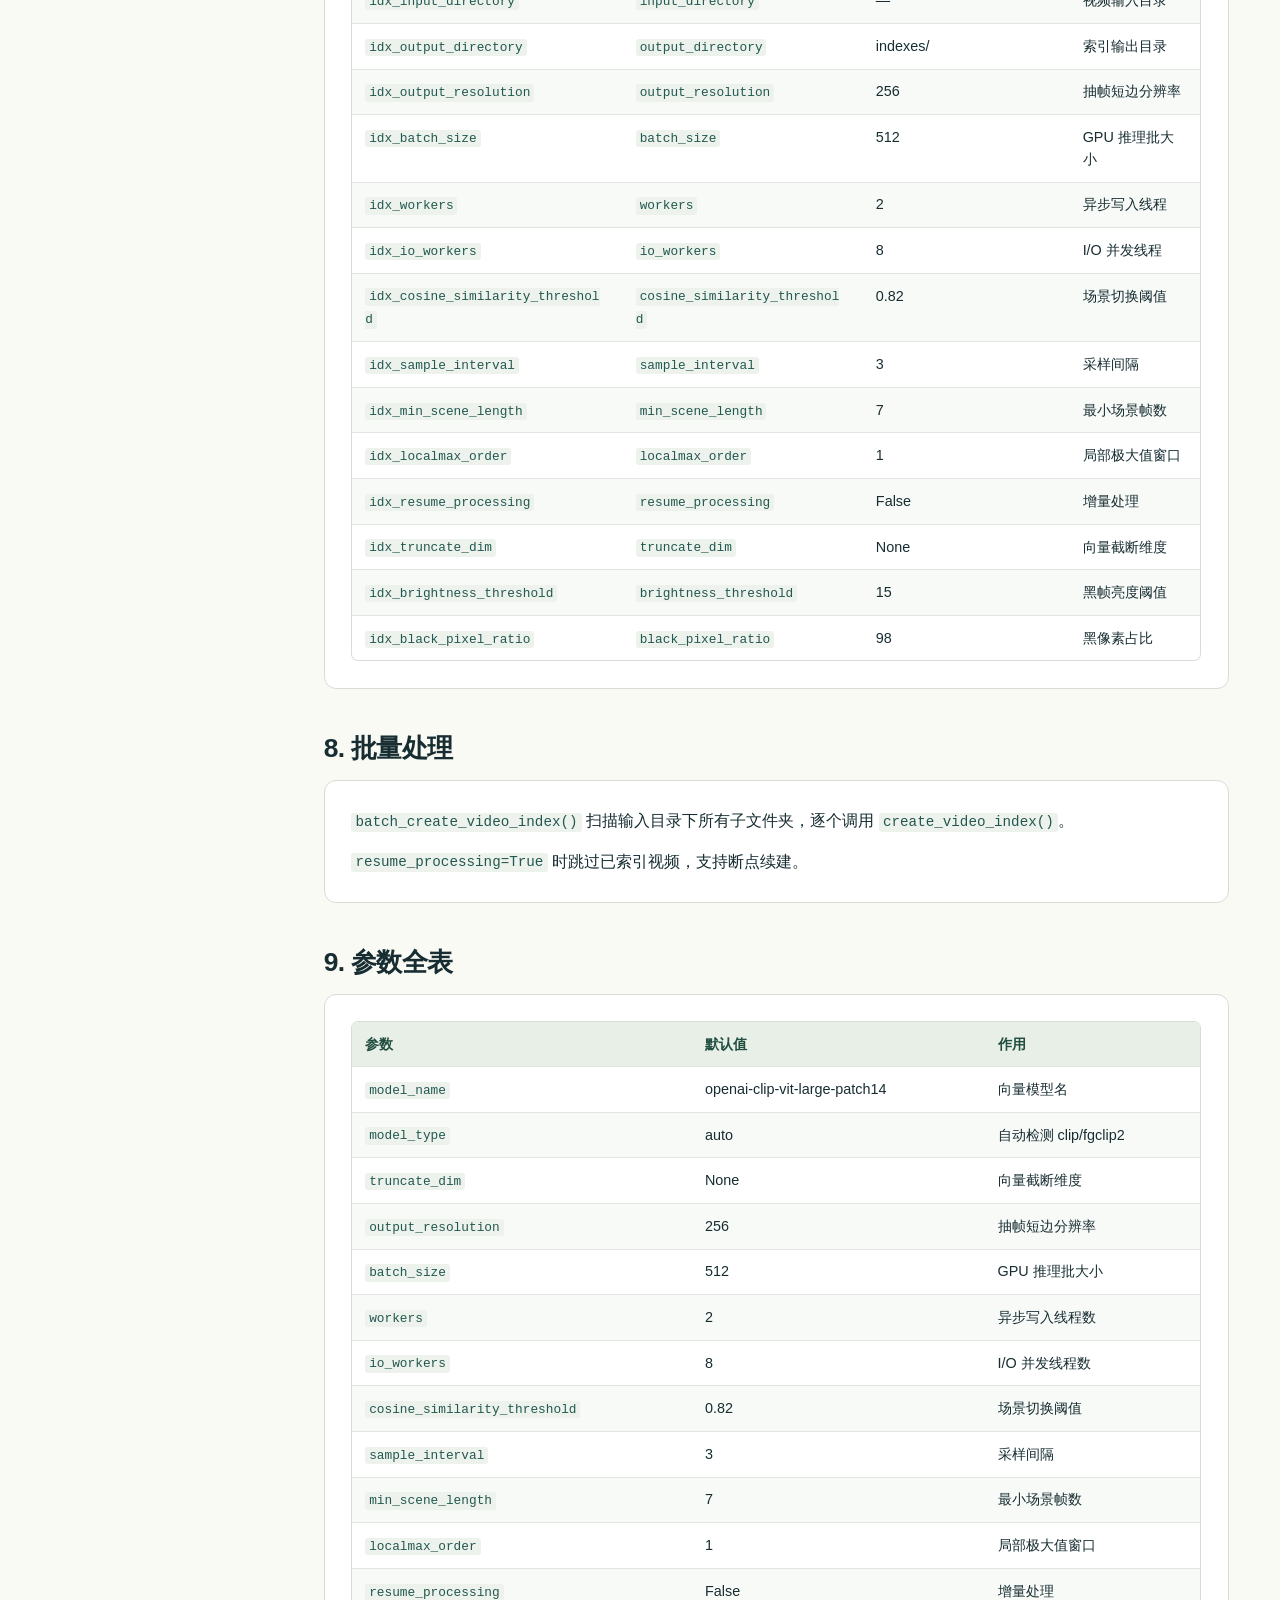
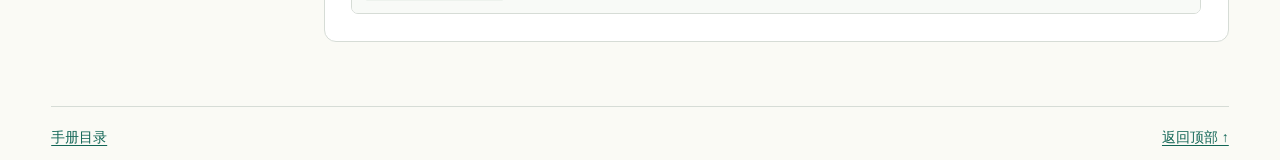
<file: logic_explanation/视频向量化逻辑.html>
<!doctype html>
<html lang="zh-CN">
<head>
<meta charset="utf-8">
<meta name="viewport" content="width=device-width, initial-scale=1">
<title>视频向量化逻辑 · ASE 逻辑手册</title>
<link rel="stylesheet" href="handbook.css">
</head>
<body id="top">
<a class="skip" href="#main">跳到正文</a>
<header class="mast"><div class="wrap"><a class="brand" href="index.html">ASE 逻辑手册</a><nav aria-label="手册文档"><a href="新标签模式执行流程图.html">流程总览</a><a href="视频向量化逻辑.html" aria-current="page">视频向量化</a><a href="logic_keywords.html">标签词库</a><a href="自动提纯逻辑.html">自动提纯</a><a href="text_search执行逻辑.html">TextSearch</a></nav></div></header>
<main id="main">
<div class="hero"><div class="wrap">
<div class="crumb"><a href="index.html">手册目录</a><span aria-hidden="true">/</span>视频向量化</div>
<h1>视频向量化逻辑</h1>
<p class="subtitle">更新时间: 2026-06-04  |  全链路 FP16  |  FG-CLIP2 / OpenAI CLIP 双模型支持</p>
</div></div>
<div class="reading wrap">
<nav aria-label="本页目录" class="toc"><span class="toc-title">本页目录</span><ol>
<li><a href="#section-1">1. 整体架构</a></li>
<li><a href="#section-2">2. 帧提取</a></li>
<li><a href="#section-3">3. 向量化流水线</a></li>
<li><a href="#section-4">4. FP16 全链路</a></li>
<li><a href="#section-5">5. 场景检测</a></li>
<li><a href="#section-6">6. Lance 索引存储</a></li>
<li><a href="#section-7">7. 前端参数</a></li>
<li><a href="#section-8">8. 批量处理</a></li>
<li><a href="#section-9">9. 参数全表</a></li>
</ol></nav>
<details class="mobile-toc"><summary>本页目录</summary><nav aria-label="章节"><ol>
<li><a href="#section-1">1. 整体架构</a></li>
<li><a href="#section-2">2. 帧提取</a></li>
<li><a href="#section-3">3. 向量化流水线</a></li>
<li><a href="#section-4">4. FP16 全链路</a></li>
<li><a href="#section-5">5. 场景检测</a></li>
<li><a href="#section-6">6. Lance 索引存储</a></li>
<li><a href="#section-7">7. 前端参数</a></li>
<li><a href="#section-8">8. 批量处理</a></li>
<li><a href="#section-9">9. 参数全表</a></li>
</ol></nav></details>
<article><h2 id="section-1">1. 整体架构</h2>
<div class="diagram-box">
<div class="diagram-item"><strong>输入</strong>视频文件 (.mp4/.mkv等)</div>
<div class="arrow">→</div>
<div class="diagram-item"><strong>帧提取</strong>FFmpeg 短边缩放</div>
<div class="arrow">→</div>
<div class="diagram-item"><strong>向量化</strong>CLIP/FG-CLIP2 编码</div>
<div class="arrow">→</div>
<div class="diagram-item"><strong>场景检测</strong>余弦相似度边界</div>
<div class="arrow">→</div>
<div class="diagram-item"><strong>Lance 索引</strong>列式存储</div>
</div>
<h2 id="section-2">2. 帧提取</h2>
<div class="card">
<div aria-label="2. 帧提取 数据表" class="table-wrap" role="region" tabindex="0"><table>
<tr><th scope="col">参数</th><th scope="col">默认值</th><th scope="col">作用</th></tr>
<tr><td><code>output_resolution</code></td><td>256</td><td>短边缩放目标像素 (1920×1080 → 456×256)</td></tr>
<tr><td><code>sample_interval</code></td><td>3</td><td>每 N 帧抽取一帧</td></tr>
<tr><td><code>brightness_threshold</code></td><td>15</td><td>黑帧判定亮度阈值 (0-255)</td></tr>
<tr><td><code>black_pixel_ratio</code></td><td>98</td><td>黑像素占比 (%)</td></tr>
</table></div>
<div class="flow">1920×1080 → FFmpeg scale (短边→256) → 456×256 (JPEG) → PIL 加载 RGB</div>
<div class="note"><b>FG-CLIP2 不用 CenterCrop</b>：456×256 → Siglip2ImageProcessorFast 动态分块 (28×16 patch) → 完整画面入模</div>
</div>
<h2 id="section-3">3. 向量化流水线</h2>
<div class="card">
<p><b>双缓冲并行架构</b>：I/O 线程池 (<code>io_workers=8</code>) 加载图片 → GPU 批量推理 (<code>batch_size=512</code>) 并行执行，预加载掩盖 I/O 延迟。</p>
<div class="flow">
[I/O Threads] → 加载帧图片 (PIL) → 预处理 → 加入输入队列
                                      ↓
[Main Thread]  → 从队列取 batch → GPU 推理 → 特征归一化 → 加入输出队列
                                      ↓
[Writer Thread] → 从队列取特征 → AsyncLanceWriter → 落盘</div>
</div>
<h2 id="section-4">4. FP16 全链路 (v2026.06)</h2>
<div class="card">
<div aria-label="4. FP16 全链路 (v2026.06) 数据表" class="table-wrap" role="region" tabindex="0"><table>
<tr><th scope="col">阶段</th><th scope="col">精度</th><th scope="col">改动</th></tr>
<tr><td>模型权重</td><td><span class="tag">FP16</span></td><td><code>model.half()</code></td></tr>
<tr><td>推理输出</td><td><span class="tag">FP16</span></td><td><b>已删除</b> <code>.float()</code> 强制转 FP32</td></tr>
<tr><td>Lance 存储</td><td><span class="tag">FP16</span></td><td><code>.astype(np.float16)</code></td></tr>
<tr><td>搜索加载</td><td><span class="tag">FP16</span></td><td>无条件 <code>torch.float16</code> (已删条件分支)</td></tr>
</table></div>
<div class="info"><b>效果</b>：Lance 文件减半 (768维×2字节)、GPU 显存减半、前端 FP16 开关已移除</div>
</div>
<h2 id="section-5">5. 场景检测</h2>
<div class="card">
<p><code>SceneBoundaryDetector.find_scene_boundaries()</code></p>
<ol>
<li>计算相邻帧向量的余弦相似度</li>
<li>相似度 &lt; <code>cosine_similarity_threshold</code> (默认 0.82) → 场景边界</li>
<li><code>localmax_order=1</code> 局部极大值检测去噪声</li>
<li>场景帧数 &lt; <code>min_scene_length</code> (默认 7) → 与相邻最近场景合并</li>
</ol>
<p>每个场景保留 3 帧特征：<b>首帧、中间帧、尾帧</b>，用于后续搜索时提高召回。</p>
</div>
<h2 id="section-6">6. Lance 索引存储</h2>
<div class="card">
<div aria-label="6. Lance 索引存储 数据表" class="table-wrap" role="region" tabindex="0"><table>
<tr><th scope="col">字段</th><th scope="col">类型</th><th scope="col">说明</th></tr>
<tr><td><code>video_path</code></td><td>string</td><td>视频源文件路径</td></tr>
<tr><td><code>start_frame</code></td><td>int64</td><td>场景起始帧号</td></tr>
<tr><td><code>end_frame</code></td><td>int64</td><td>场景结束帧号</td></tr>
<tr><td><code>fps</code></td><td>float32</td><td>视频帧率</td></tr>
<tr><td><code>feature_count</code></td><td>int64</td><td>特征向量数 (固定 3)</td></tr>
<tr><td><code>feature_frames</code></td><td>list&lt;int32&gt;</td><td>对应各向量的实际采样帧号，供 TextSearch 复核和评分使用。</td></tr>
<tr><td><code>features_blob</code></td><td>large_binary</td><td>FP16 特征向量原始字节 (3×768×2 bytes)</td></tr>
</table></div>
<p>抽帧使用项目内 <code>models/ffmpeg/bin</code> 的 FFmpeg。可执行文件与动态库来自同一次构建。两步连续运行时，自动提纯读取本次向量化写出的模型索引目录。</p>
<p>命名格式: <code>{视频源名}_{模型名}.lance</code></p>
</div>
<h2 id="section-7">7. 前端参数 (Pipeline_control.html → indexer)</h2>
<div class="card">
<div aria-label="7. 前端参数 (Pipeline_control.html → indexer) 数据表" class="table-wrap" role="region" tabindex="0"><table>
<tr><th scope="col">前端控件</th><th scope="col">后端参数</th><th scope="col">默认值</th><th scope="col">说明</th></tr>
<tr><td><code>idx_model_name</code></td><td><code>model_name</code></td><td>openai-clip-vit-large-patch14</td><td>向量模型选择</td></tr>
<tr><td><code>idx_input_directory</code></td><td><code>input_directory</code></td><td>—</td><td>视频输入目录</td></tr>
<tr><td><code>idx_output_directory</code></td><td><code>output_directory</code></td><td>indexes/</td><td>索引输出目录</td></tr>
<tr><td><code>idx_output_resolution</code></td><td><code>output_resolution</code></td><td>256</td><td>抽帧短边分辨率</td></tr>
<tr><td><code>idx_batch_size</code></td><td><code>batch_size</code></td><td>512</td><td>GPU 推理批大小</td></tr>
<tr><td><code>idx_workers</code></td><td><code>workers</code></td><td>2</td><td>异步写入线程</td></tr>
<tr><td><code>idx_io_workers</code></td><td><code>io_workers</code></td><td>8</td><td>I/O 并发线程</td></tr>
<tr><td><code>idx_cosine_similarity_threshold</code></td><td><code>cosine_similarity_threshold</code></td><td>0.82</td><td>场景切换阈值</td></tr>
<tr><td><code>idx_sample_interval</code></td><td><code>sample_interval</code></td><td>3</td><td>采样间隔</td></tr>
<tr><td><code>idx_min_scene_length</code></td><td><code>min_scene_length</code></td><td>7</td><td>最小场景帧数</td></tr>
<tr><td><code>idx_localmax_order</code></td><td><code>localmax_order</code></td><td>1</td><td>局部极大值窗口</td></tr>
<tr><td><code>idx_resume_processing</code></td><td><code>resume_processing</code></td><td>False</td><td>增量处理</td></tr>
<tr><td><code>idx_truncate_dim</code></td><td><code>truncate_dim</code></td><td>None</td><td>向量截断维度</td></tr>
<tr><td><code>idx_brightness_threshold</code></td><td><code>brightness_threshold</code></td><td>15</td><td>黑帧亮度阈值</td></tr>
<tr><td><code>idx_black_pixel_ratio</code></td><td><code>black_pixel_ratio</code></td><td>98</td><td>黑像素占比</td></tr>
</table></div>
</div>
<h2 id="section-8">8. 批量处理</h2>
<div class="card">
<p><code>batch_create_video_index()</code> 扫描输入目录下所有子文件夹，逐个调用 <code>create_video_index()</code>。</p>
<p><code>resume_processing=True</code> 时跳过已索引视频，支持断点续建。</p>
</div>
<h2 id="section-9">9. 参数全表</h2>
<div class="card">
<div aria-label="9. 参数全表 数据表" class="table-wrap" role="region" tabindex="0"><table>
<tr><th scope="col">参数</th><th scope="col">默认值</th><th scope="col">作用</th></tr>
<tr><td><code>model_name</code></td><td>openai-clip-vit-large-patch14</td><td>向量模型名</td></tr>
<tr><td><code>model_type</code></td><td>auto</td><td>自动检测 clip/fgclip2</td></tr>
<tr><td><code>truncate_dim</code></td><td>None</td><td>向量截断维度</td></tr>
<tr><td><code>output_resolution</code></td><td>256</td><td>抽帧短边分辨率</td></tr>
<tr><td><code>batch_size</code></td><td>512</td><td>GPU 推理批大小</td></tr>
<tr><td><code>workers</code></td><td>2</td><td>异步写入线程数</td></tr>
<tr><td><code>io_workers</code></td><td>8</td><td>I/O 并发线程数</td></tr>
<tr><td><code>cosine_similarity_threshold</code></td><td>0.82</td><td>场景切换阈值</td></tr>
<tr><td><code>sample_interval</code></td><td>3</td><td>采样间隔</td></tr>
<tr><td><code>min_scene_length</code></td><td>7</td><td>最小场景帧数</td></tr>
<tr><td><code>localmax_order</code></td><td>1</td><td>局部极大值窗口</td></tr>
<tr><td><code>resume_processing</code></td><td>False</td><td>增量处理</td></tr>
</table></div>
</div></article>
</div></main>
<footer class="foot wrap"><a href="index.html">手册目录</a><a href="#top">返回顶部 ↑</a></footer>
</body>
</html>
</file>
<file: logic_explanation/handbook.css>
/* Shared offline layout for the scene extraction handbook. */
:root {
  color-scheme: light;
  --ink: #172d32;
  --muted: #50636a;
  --line: #d6dcd6;
  --paper: #fafaf5;
  --accent: #116555;
  --mono: "IBM Plex Mono", Consolas, monospace;
  font: 16px/1.72 "Inter", "Segoe UI", "Microsoft YaHei", sans-serif;
  color: var(--ink);
  background: var(--paper);
}
* { box-sizing: border-box; }
body { margin: 0; }
a { color: var(--accent); text-underline-offset: .22em; }
a:hover { text-decoration: underline; }
:focus-visible { outline: 3px solid #ac6710; outline-offset: 3px; }
.wrap { width: min(1240px, 92%); margin-inline: auto; }
.skip { position: absolute; left: 1rem; top: -6rem; z-index: 2; background: white; padding: .5rem; }
.skip:focus { top: .5rem; }
.mast { background: #172e32; color: #f1f5ed; }
.mast .wrap { display: flex; align-items: center; justify-content: space-between; gap: 1.25rem; flex-wrap: wrap; padding-block: .9rem; }
.brand { display: inline-flex; align-items: center; gap: .7rem; color: inherit; font-weight: 700; text-decoration: none; }
.brand::before { content: ""; width: 1.55rem; height: 1.15rem; border: 2px solid #bfdf9b; border-radius: 3px; background: repeating-linear-gradient(90deg, #bfdf9b 0 2px, transparent 2px 6px) left 2px top 2px / 100% 2px no-repeat; }
.mast nav { display: flex; gap: .25rem; flex-wrap: wrap; }
.mast nav a { color: #dce7dc; font-size: .86rem; text-decoration: none; padding: .3rem .65rem; border-radius: 4px; }
.mast nav a:hover, .mast nav [aria-current] { background: #34504c; color: white; }
.hero { padding-block: clamp(2.2rem,5vw,4.6rem) 2rem; border-bottom: 1px solid var(--line); }
.crumb { display: flex; align-items: center; gap: .65rem; font-size: .84rem; color: var(--muted); }
.crumb a { color: inherit; }
h1, h2, h3, p { margin: 0; }
h1 { font-size: clamp(2rem,4.2vw,3.65rem); line-height: 1.2; letter-spacing: -.045em; overflow-wrap: anywhere; margin: .6rem 0 .8rem; }
.subtitle { max-width: 88ch; color: var(--muted); overflow-wrap: anywhere; }
.reading { display: grid; grid-template-columns: minmax(165px, 215px) minmax(0, 1fr); gap: clamp(1.8rem,4.5vw,4.5rem); align-items: start; padding-block: 2rem 4rem; }
.toc { position: sticky; top: 1rem; max-height: calc(100vh - 2rem); overflow: auto; }
.toc-title { display: block; font-size: .78rem; font-weight: 750; letter-spacing: .08em; color: var(--accent); margin-bottom: .65rem; }
.toc ol { list-style: none; margin: 0; padding: 0 0 0 .75rem; border-left: 2px solid var(--line); }
.toc a { display: block; color: var(--muted); font-size: .85rem; line-height: 1.45; padding: .38rem .15rem; text-decoration: none; overflow-wrap: anywhere; }
.toc a:hover, .toc a:focus-visible { color: var(--accent); text-decoration: underline; }
.mobile-toc { display: none; }
article { min-width: 0; overflow-wrap: anywhere; }
article h2 { margin: 2.5rem 0 .8rem; font-size: clamp(1.2rem,2.3vw,1.65rem); line-height: 1.45; letter-spacing: -.025em; scroll-margin-top: 1.25rem; }
article > :first-child { margin-top: 0; }
article h2:target { text-decoration: underline #aacd97; text-underline-offset: .22em; }
article h3 { font-size: 1.07rem; margin: 1.4rem 0 .45rem; }
article p + p, article > p { margin-top: .8rem; }
.card, .diagram-box { background: #fff; border: 1px solid var(--line); border-radius: 12px; padding: clamp(.95rem,2.5vw,1.65rem); }
.card > :first-child { margin-top: 0; }
.card > :last-child { margin-bottom: 0; }
.table-wrap { overflow-x: auto; margin: 1rem 0; border: 1px solid var(--line); border-radius: 7px; background: white; }
table { width: 100%; border-collapse: collapse; font-size: .9rem; line-height: 1.55; }
th, td { text-align: left; vertical-align: top; padding: .68rem .82rem; }
th { background: #e8efe6; color: #234e42; }
tr + tr { border-top: 1px solid #e0e5df; }
tr:nth-child(2n+1) td { background: #f8faf7; }
code, pre, .flow { font-family: var(--mono); font-size: .89em; }
code { color: #22584f; background: #edf2ed; padding: .09em .3em; border-radius: 3px; }
pre, .flow { margin: 1rem 0; padding: 1rem 1.15rem; border-radius: 7px; background: #203738; color: #e0ede4; white-space: pre; overflow-x: auto; line-height: 1.6; }
.note, .info, .principle { margin-block: .75rem; padding: .7rem 1rem; border-left: 3px solid #75a590; background: #f0f6ef; }
.note { border-color: #cb9a49; background: #fbf4e5; }
.tree { background: #f1f5ef; padding: .9rem 1rem; border-radius: 7px; }
.tree-label, .key { font-weight: 700; color: var(--accent); }
.tree-item + .tree-item { margin-top: .3rem; }
.tag { background: #e1ece5; color: #295649; border-radius: 4px; padding: .08rem .38rem; }
.step { display: flex; align-items: baseline; gap: .8rem; padding-block: .55rem; }
.step + .step { border-top: 1px solid #edf0eb; }
.step-num { flex: none; background: #e1eee1; color: #2d5c48; font: 700 .8rem/1.65rem var(--mono); text-align: center; min-width: 1.65rem; border-radius: 5px; }
.diagram-box { display: grid; grid-template-columns: repeat(auto-fit,minmax(min(100%, 195px),1fr)); gap: .65rem; counter-reset: stages; }
.diagram-item { border: 1px solid #d4e1d7; border-radius: 7px; background: #f4f8f2; padding: .8rem; font-size: .85rem; counter-increment: stages; }
.diagram-item::before { content: counter(stages,decimal-leading-zero); display: block; color: var(--accent); font: 700 .8rem var(--mono); }
.diagram-item strong { display: block; font-size: .95rem; margin: .35rem 0 .12rem; }
.diagram-box .arrow { display: none; }
.legend, .row, .split, .legend-item { display: flex; align-items: center; justify-content: center; flex-wrap: wrap; gap: .65rem; }
.legend { justify-content: flex-start; margin-bottom: 1rem; }
.legend-item { font-size: .81rem; gap: .35rem; }
.legend-dot { width: .8rem; height: .8rem; border: 1px solid; border-radius: 3px; }
.chart { display: grid; justify-items: center; gap: .55rem; padding: 1.7rem .7rem; border: 1px solid var(--line); border-radius: 12px; background-color: #f5f7f1; background-image: radial-gradient(#dbe2d8 .85px, transparent .85px); background-size: 12px 12px; }
.split { align-items: flex-start; }
.split-col, .subgraph { display: flex; flex-direction: column; align-items: center; gap: .5rem; min-width: 0; max-width: 100%; }
.subgraph { width: min(100%, 720px); border: 1px dashed #a6b6ac; border-radius: 9px; padding: .8rem; background: #fcfdfa; }
.subgraph-title { align-self: flex-start; font-size: .84rem; font-weight: 700; color: var(--muted); }
.box { width: fit-content; max-width: min(100%,420px); padding: .7rem 1rem; background: var(--fill,#eaf1eb); color: var(--type,#274f43); border: 1px solid var(--edge,#96b3a2); border-radius: 7px; text-align: center; font-weight: 650; line-height: 1.5; }
.box.sm, .box.xs { max-width: min(100%,235px); font-size: .88rem; }
.bx-start, .legend-item:nth-child(1) { --fill: #e9e9f3; --edge: #9d9eb9; --type: #48486e; }
.bx-main, .legend-item:nth-child(2) { --fill: #e1eef3; --edge: #82aebd; --type: #255467; }
.bx-process, .legend-item:nth-child(3) { --fill: #e4f1e5; --edge: #87b08b; --type: #295f38; }
.bx-decision, .legend-item:nth-child(4) { --fill: #faf1d8; --edge: #c9ac62; --type: #745513; }
.bx-cache, .legend-item:nth-child(5), .subgraph.red { --fill: #f9e9e3; --edge: #c69f91; --type: #7a493c; }
.bx-verify, .legend-item:nth-child(6) { --fill: #f0eaf6; --edge: #b39cc6; --type: #61467b; }
.bx-export { --fill: #f7ecdb; --edge: #beaa82; --type: #69552c; }
.subgraph.red { border-color: var(--edge); }
.subgraph.red .subgraph-title { color: var(--type); }
.legend-dot { background: var(--fill); border-color: var(--edge); }
.label { font-size: .83em; font-weight: 400; }
.arr-down { width: 1px; height: 17px; background: #83968d; position: relative; }
.arr-down::after { content: ""; position: absolute; bottom: 0; left: -3px; border: solid #697e73; border-width: 0 1px 1px 0; width: 6px; height: 6px; transform: rotate(45deg); }
.arr-right { color: #62786e; }
.foot { display: flex; justify-content: space-between; border-top: 1px solid var(--line); padding-block: 1.2rem 2rem; color: var(--muted); font-size: .87rem; }
.cover { background: #eaf1e4; border-bottom: 1px solid #c9d6c7; }
.cover .wrap { display: grid; grid-template-columns: 1.15fr 1fr; align-items: center; gap: 2rem; padding-block: clamp(2.4rem,6vw,5rem); }
.cover h1 { margin: 0 0 1rem; }
.map { border-left: 2px solid #91aa91; padding-left: 1.25rem; }
.map a { display: inline-block; font-weight: 650; }
.map div { color: #52665e; font-size: .9rem; margin-top: .55rem; }
.map div a { margin-right: .8rem; }
.directory { padding-block: 2rem 3.5rem; }
.directory h2 { font-size: 1.25rem; margin-bottom: .9rem; }
.chapter { display: grid; grid-template-columns: minmax(130px,1fr) 2fr auto; align-items: center; gap: 1rem; border-top: 1px solid var(--line); padding: 1.1rem .4rem; color: var(--ink); text-decoration: none; }
.chapter:last-child { border-bottom: 1px solid var(--line); }
.chapter span { color: var(--muted); font-size: .92rem; }
.chapter::after { content: "→"; color: var(--accent); }
.chapter:hover { background: #eef4eb; text-decoration: none; }
@media (max-width: 760px) {
  .mast .wrap { display: block; padding-block: .65rem; }
  .mast nav { margin: .4rem -.35rem 0; gap: 0; }
  .mast nav a { padding: .2rem .35rem; }
  .reading { display: block; padding-top: 1rem; }
  .toc { display: none; }
  .mobile-toc { display: block; border-block: 1px solid var(--line); margin: 0 0 1.5rem; padding: .5rem .1rem; }
  .mobile-toc summary { cursor: pointer; font-weight: 650; color: var(--accent); }
  .mobile-toc ol { margin: .4rem 0; list-style: none; padding-left: .6rem; }
  .mobile-toc a { display: block; padding: .2rem; }
  .table-wrap table { min-width: 34rem; }
  .cover .wrap { grid-template-columns: 1fr; gap: 1.5rem; }
  .chapter { grid-template-columns: 1fr auto; gap: .15rem .7rem; }
  .chapter span { grid-column: 1; }
  .chapter::after { grid-column: 2; grid-row: 1 / 3; }
}
@media print {
  .mast, .toc, .mobile-toc, .foot, .skip, .crumb { display: none; }
  .wrap { width: 100%; }
  .hero, .reading { display: block; padding: .5rem 0; }
  .table-wrap, .flow, pre { overflow: visible; }
  .flow, pre { white-space: pre-wrap; }
  h2, h3 { break-after: avoid; }
  tr, .box { break-inside: avoid; }
}
</file>
